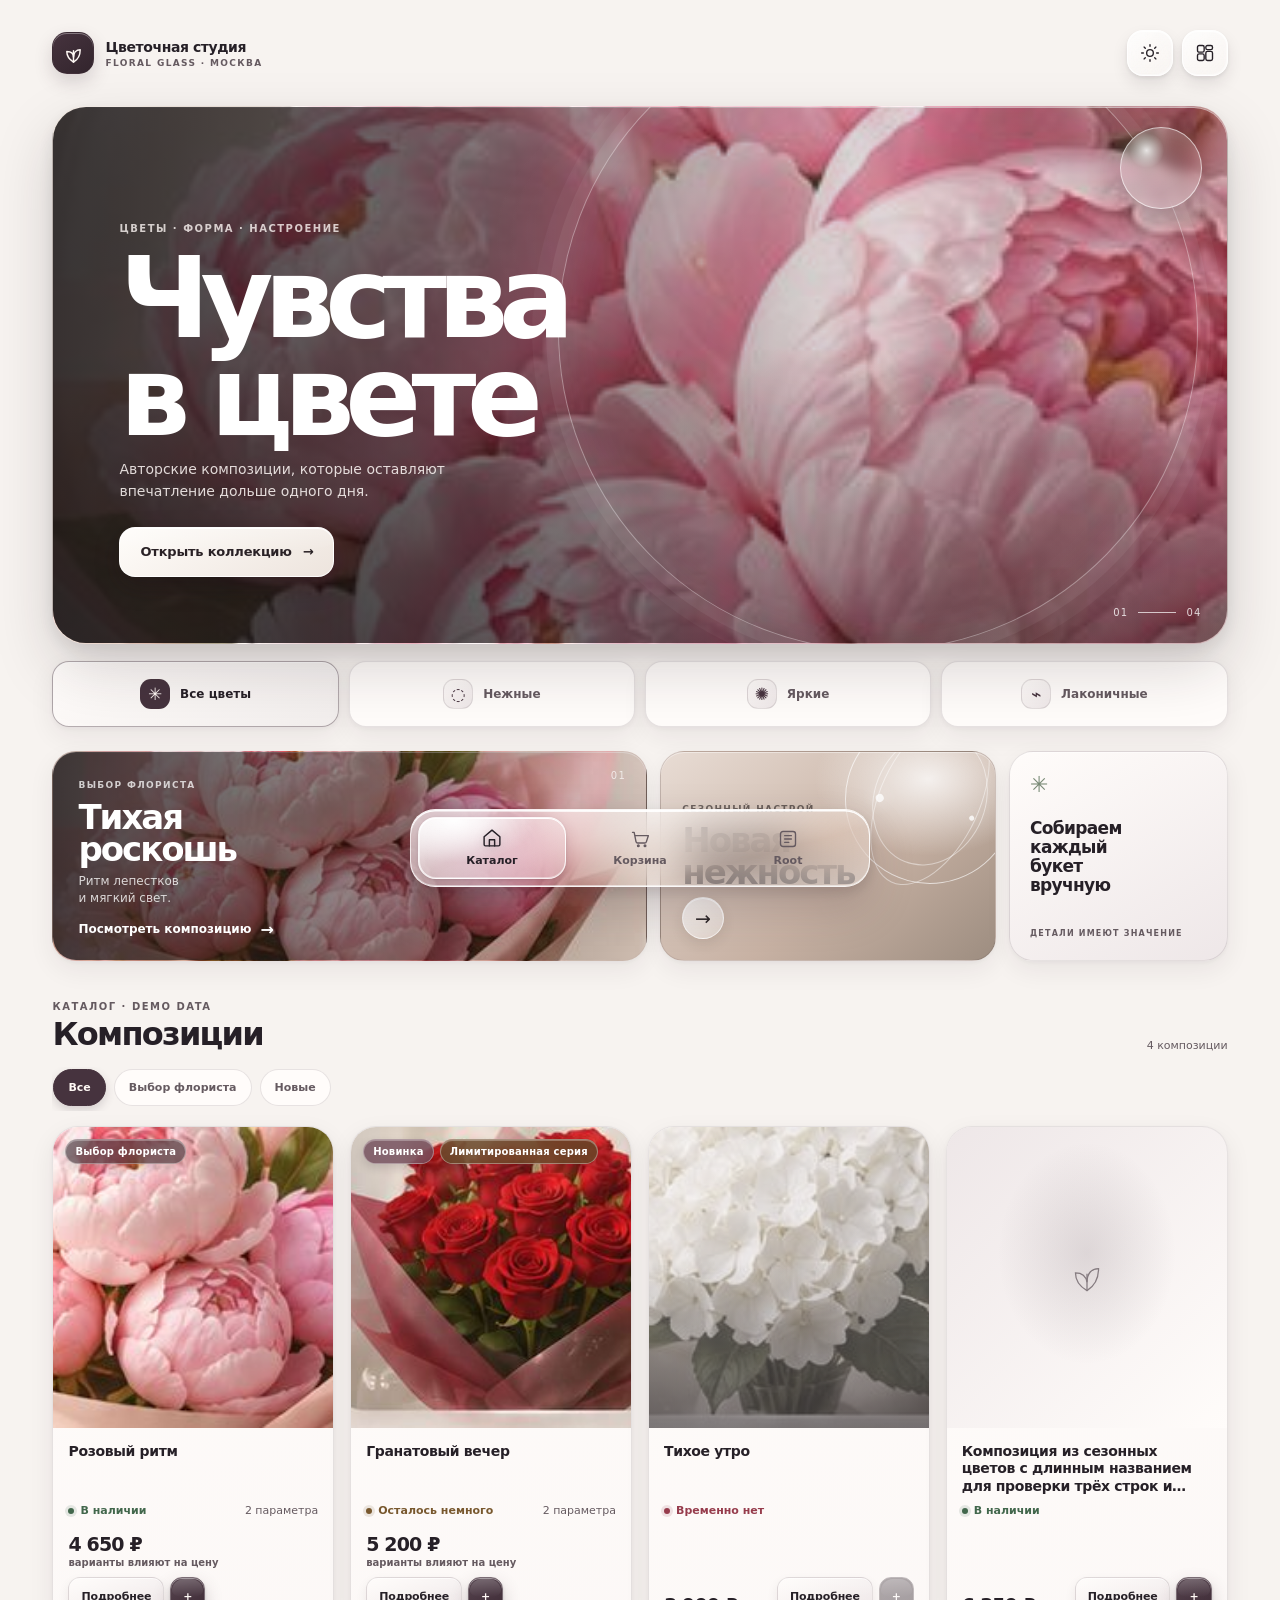
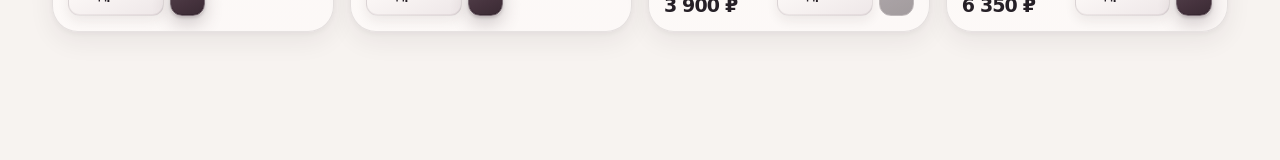
<file: prototype/floral-glass/index.html>
<!doctype html>
<html lang="ru" data-theme="light">
<head>
  <meta charset="utf-8">
  <meta name="viewport" content="width=device-width, initial-scale=1, viewport-fit=cover">
  <meta name="theme-color" content="#f7f3f0">
  <meta name="color-scheme" content="light dark">
  <title>Floral Glass — автономный интерактивный прототип</title>
  <link rel="stylesheet" href="styles/tokens.css">
  <link rel="stylesheet" href="styles/components.css">
  <link rel="stylesheet" href="styles/layout.css">
  <link rel="stylesheet" href="styles/motion.css">
  <script type="module" src="js/app.js"></script>
</head>
<body>
  <div class="app-shell">
    <header class="topbar">
      <a class="wordmark" href="#catalog" data-screen="catalog" aria-label="Floral Glass — каталог">
        <span class="wordmark__seal" aria-hidden="true"><svg viewBox="0 0 24 24"><path d="M12 21c-5-3-7-7-7-11 4 0 7 2 7 6 0-5 3-8 7-8 0 5-2 10-7 13Z"/><path d="M12 21V9"/></svg></span>
        <span><strong>Цветочная студия</strong><small>FLORAL GLASS · МОСКВА</small></span>
      </a>
      <div class="topbar__actions">
        <button class="glass-icon" type="button" data-action="theme" aria-label="Переключить светлую и тёмную тему" title="Светлая / тёмная тема"><svg viewBox="0 0 24 24"><circle cx="12" cy="12" r="4"/><path d="M12 2v2m0 16v2M4.93 4.93l1.42 1.42m11.3 11.3 1.42 1.42M2 12h2m16 0h2M4.93 19.07l1.42-1.42m11.3-11.3 1.42-1.42"/></svg></button>
        <button class="glass-icon" type="button" data-screen="kit" aria-label="Открыть UI Kit" title="UI Kit"><svg viewBox="0 0 24 24"><rect x="3" y="3" width="8" height="8" rx="2"/><rect x="13" y="3" width="8" height="5" rx="2"/><rect x="13" y="10" width="8" height="11" rx="2"/><rect x="3" y="13" width="8" height="8" rx="2"/></svg></button>
      </div>
    </header>

    <main id="main-content">
      <section class="screen screen--catalog is-active" id="screen-catalog" data-screen-panel="catalog" aria-labelledby="catalog-title">
        <section class="editorial-hero" aria-label="Коллекция Floral Glass">
          <div class="editorial-hero__grain" aria-hidden="true"></div>
          <div class="editorial-hero__copy">
            <p class="eyebrow eyebrow--light">ЦВЕТЫ · ФОРМА · НАСТРОЕНИЕ</p>
            <h1 id="catalog-title">Чувства<br>в цвете</h1>
            <p class="hero-lede">Авторские композиции, которые оставляют впечатление дольше одного дня.</p>
            <button class="fg-button fg-button--light" type="button" data-scroll="catalog-products">Открыть коллекцию <span aria-hidden="true">→</span></button>
          </div>
          <span class="hero-index" aria-hidden="true">01 <i></i> 04</span>
          <div class="hero-orb" aria-hidden="true"></div>
        </section>

        <section class="category-strip" aria-label="Подборки">
          <button class="category-tile is-selected" type="button" data-category="all"><span class="category-tile__icon">✳</span><span>Все цветы</span></button>
          <button class="category-tile" type="button" data-category="soft"><span class="category-tile__icon">◌</span><span>Нежные</span></button>
          <button class="category-tile" type="button" data-category="bright"><span class="category-tile__icon">✺</span><span>Яркие</span></button>
          <button class="category-tile" type="button" data-category="minimal"><span class="category-tile__icon">⌁</span><span>Лаконичные</span></button>
        </section>

        <section class="bento-showcase" aria-label="Тематические композиции">
          <article class="bento-card bento-card--featured">
            <div class="bento-card__content"><span class="micro-label">ВЫБОР ФЛОРИСТА</span><h2>Тихая<br>роскошь</h2><p>Ритм лепестков<br>и мягкий свет.</p><button class="text-action" type="button" data-product-open="p1">Посмотреть композицию <span>→</span></button></div>
            <span class="bento-card__number">01</span>
          </article>
          <article class="bento-card bento-card--season">
            <div class="season-orbit" aria-hidden="true"><i></i><i></i><i></i></div><span class="micro-label">СЕЗОННЫЙ НАСТРОЙ</span><h2>Новая<br>нежность</h2><button class="round-arrow" type="button" data-scroll="catalog-products" aria-label="Перейти к композициям">→</button>
          </article>
          <article class="bento-card bento-card--note"><span class="note-spark" aria-hidden="true">✳</span><p>Собираем каждый букет вручную</p><span class="micro-label">ДЕТАЛИ ИМЕЮТ ЗНАЧЕНИЕ</span></article>
        </section>

        <section class="catalog-section" id="catalog-products">
          <div class="section-heading"><div><p class="eyebrow">КАТАЛОГ · DEMO DATA</p><h2>Композиции</h2></div><span class="count-label" id="catalog-count">—</span></div>
          <div class="filter-rail" role="group" aria-label="Фильтр каталога"><button class="filter-chip is-selected" type="button" data-filter="all">Все</button><button class="filter-chip" type="button" data-filter="popular">Выбор флориста</button><button class="filter-chip" type="button" data-filter="new">Новые</button></div>
          <div class="product-grid" id="catalog-grid" aria-live="polite"></div>
        </section>
      </section>

      <section class="screen" id="screen-cart" data-screen-panel="cart" aria-labelledby="cart-title">
        <header class="page-heading"><div><p class="eyebrow">ВАШ ВЫБОР</p><h1 class="page-title" id="cart-title">Корзина</h1><p class="page-intro">Проверьте состав и выбранные варианты.</p></div><button class="text-action" type="button" data-screen="catalog">В каталог <span>→</span></button></header>
        <div class="cart-layout"><div class="cart-list" id="cart-lines"></div><aside class="order-summary" id="cart-summary"></aside></div>
      </section>

      <section class="screen" id="screen-checkout" data-screen-panel="checkout" aria-labelledby="checkout-title">
        <header class="page-heading"><div><p class="eyebrow">ПОСЛЕДНИЙ ШАГ</p><h1 class="page-title" id="checkout-title">Оформление</h1><p class="page-intro">Заполните демонстрационную форму — отправки данных нет.</p></div><button class="text-action" type="button" data-screen="cart">Назад в корзину <span>↖</span></button></header>
        <div class="checkout-layout"><div class="checkout-form">
          <section class="form-panel"><div class="panel-heading"><span class="step-number">01</span><div><h2>Получение</h2><p>Выберите удобный способ</p></div></div><div class="segmented-control" role="group" aria-label="Способ получения"><button type="button" class="is-selected" data-fulfilment="delivery">Доставка</button><button type="button" data-fulfilment="pickup">Самовывоз</button><span class="segmented-control__thumb" aria-hidden="true"></span></div>
            <div class="field-grid"><label class="field"><span>Имя</span><input name="name" autocomplete="name" placeholder="Как к вам обращаться"></label><label class="field"><span>Телефон</span><input name="phone" autocomplete="tel" placeholder="+7 ___ ___-__-__"></label><label class="field field--wide" id="address-field"><span>Адрес</span><input name="address" autocomplete="street-address" placeholder="Улица, дом, квартира"></label><label class="field"><span>Дата</span><input type="date" name="date"></label><label class="field"><span>Интервал</span><select name="time"><option>10:00–13:00</option><option>13:00–16:00</option><option>16:00–19:00</option></select></label><label class="field field--wide"><span>Пожелание флористу</span><textarea name="comment" rows="3" placeholder="Открытка или детали заказа"></textarea></label></div>
          </section>
          <section class="form-panel"><div class="panel-heading"><span class="step-number">02</span><div><h2>Оплата</h2><p>Демонстрационные состояния</p></div></div><label class="choice-row"><input type="radio" name="payment" value="online" checked><span class="choice-row__mark"></span><span><strong>Онлайн при подтверждении</strong><small>Макет без подключения платёжного сервиса</small></span></label><label class="choice-row"><input type="radio" name="payment" value="upon-receipt"><span class="choice-row__mark"></span><span><strong>При получении</strong><small>Демонстрационный вариант</small></span></label></section>
        </div><aside class="order-summary" id="checkout-summary"></aside></div>
      </section>

      <section class="screen" id="screen-root" data-screen-panel="root" aria-labelledby="root-title">
        <header class="page-heading page-heading--root"><div><p class="eyebrow">ПАНЕЛЬ УПРАВЛЕНИЯ · LOCAL DEMO</p><h1 class="page-title" id="root-title">Root</h1><p class="page-intro">Примеры шести существующих административных разделов.</p></div><span class="demo-stamp">Стенд · без API</span></header>
        <div class="root-layout"><nav class="root-nav" aria-label="Разделы Root"><span class="root-nav__label">РАЗДЕЛЫ</span><button class="root-nav__item is-selected" type="button" data-root="orders"><span>01</span>Заказы</button><button class="root-nav__item" type="button" data-root="catalog"><span>02</span>Товары</button><button class="root-nav__item" type="button" data-root="clients"><span>03</span>Клиенты</button><button class="root-nav__item" type="button" data-root="broadcasts"><span>04</span>Рассылки</button><button class="root-nav__item" type="button" data-root="stats"><span>05</span>Статистика</button><button class="root-nav__item" type="button" data-root="faq"><span>06</span>FAQ</button></nav>
          <div class="root-content">
            <section class="root-panel is-active" data-root-panel="orders"><div class="section-heading section-heading--compact"><div><p class="eyebrow">СЕГОДНЯ · ДЕМО</p><h2>Заказы</h2></div><button class="fg-button fg-button--small" type="button" data-action="add-order">+ Добавить строку</button></div><div class="metric-bento"><article class="metric-tile metric-tile--large"><span>ЗАКАЗЫ СЕГОДНЯ</span><strong>12</strong><small>+2 к предыдущему дню</small></article><article class="metric-tile"><span>ВЫРУЧКА · DEMO</span><strong>48 600 ₽</strong><small>Обновлено сейчас</small></article><article class="metric-tile metric-tile--accent"><span>ЖДУТ СБОРКИ</span><strong>03</strong><small>Требуют внимания</small></article></div><div class="data-panel"><div class="data-panel__head"><h3>Активные заказы</h3><span>03 позиции</span></div><div class="data-table" id="root-orders"></div></div><article class="courier-card"><div class="courier-card__copy"><p class="eyebrow">КУРЬЕРСКАЯ КАРТОЧКА · ДЕМО</p><h3>Передача заказа</h3><p>Адрес, контакт, состояние и действие в одной панели.</p></div><button class="glass-icon" type="button" data-open-overlay="courier" aria-label="Открыть карточку курьера">→</button></article></section>
            <section class="root-panel" data-root-panel="catalog"><div class="section-heading section-heading--compact"><div><p class="eyebrow">УПРАВЛЕНИЕ ДАННЫМИ</p><h2>Товары и категории</h2></div><button class="fg-button fg-button--small" type="button" data-open-overlay="category">+ Новая категория</button></div><div class="data-panel"><div class="data-panel__head"><h3>Каталог · список</h3><button class="text-action" type="button" data-open-overlay="product-editor">Редактор товара <span>→</span></button></div><div class="data-table" id="root-products"></div></div><div class="editor-launchers"><button class="soft-card" type="button" data-open-overlay="variant-editor"><span class="soft-card__icon">⠿</span><strong>Редактор вариантов</strong><small>Длинный список · fullscreen sheet</small><span class="soft-card__arrow">→</span></button><button class="soft-card" type="button" data-open-overlay="category"><span class="soft-card__icon">⌘</span><strong>Категории и группы</strong><small>Повторяемые поля · добавление строк</small><span class="soft-card__arrow">→</span></button></div></section>
            <section class="root-panel" data-root-panel="clients"><div class="section-heading section-heading--compact"><div><p class="eyebrow">КЛИЕНТСКАЯ БАЗА · DEMO</p><h2>Клиенты</h2></div><span class="count-label">2 записи</span></div><div class="data-panel"><div class="data-panel__head"><h3>Список клиентов</h3><span>Локальные данные</span></div><div class="data-table" id="root-clients"></div></div></section>
            <section class="root-panel" data-root-panel="broadcasts"><div class="section-heading section-heading--compact"><div><p class="eyebrow">СООБЩЕНИЯ · DEMO</p><h2>Рассылки</h2></div><button class="fg-button fg-button--small" type="button" data-open-overlay="broadcast">Создать черновик</button></div><div class="broadcast-composer"><div class="broadcast-composer__head"><span class="broadcast-avatar">F</span><div><strong>Цветочная студия</strong><small>Предпросмотр сообщения</small></div><span class="status-pill status-pill--queued">ЧЕРНОВИК</span></div><label class="field"><span>Текст сообщения</span><textarea id="broadcast-copy" rows="5" placeholder="Напишите демонстрационный текст"></textarea></label><div class="broadcast-preview" id="broadcast-preview">Текст появится здесь после ввода.</div><div class="broadcast-composer__foot"><label class="check-control"><input type="checkbox" id="broadcast-segment"><span></span> Только клиенты с заказом</label><button class="fg-button fg-button--small" type="button" data-action="broadcast-preview">Обновить превью</button></div></div></section>
            <section class="root-panel" data-root-panel="stats"><div class="section-heading section-heading--compact"><div><p class="eyebrow">ПЕРИОД · 7 ДНЕЙ</p><h2>Статистика</h2></div><div class="segmented-control segmented-control--small"><button class="is-selected" type="button">7 дней</button><button type="button">30 дней</button><span class="segmented-control__thumb"></span></div></div><div class="metric-bento metric-bento--stats"><article class="metric-tile metric-tile--large"><span>ЗАКАЗОВ</span><strong>48</strong><small>Демо-график по дням</small><div class="mini-bars" aria-hidden="true"><i></i><i></i><i></i><i></i><i></i><i></i><i></i></div></article><article class="metric-tile"><span>СРЕДНИЙ ЧЕК</span><strong>4 580 ₽</strong><small>За выбранный период</small></article><article class="metric-tile metric-tile--accent"><span>ПОВТОРНЫЕ ЗАКАЗЫ</span><strong>32%</strong><small>Статистика макета</small></article></div><div class="data-panel"><div class="data-panel__head"><h3>Популярные товары</h3><span>Без API</span></div><div class="data-table" id="root-top-products"></div></div></section>
            <section class="root-panel" data-root-panel="faq"><div class="section-heading section-heading--compact"><div><p class="eyebrow">ВОПРОСЫ И ОТВЕТЫ · DEMO</p><h2>FAQ</h2></div><button class="fg-button fg-button--small" type="button" data-open-overlay="faq-editor">+ Новый вопрос</button></div><div class="faq-list" id="root-faq"></div><div class="editor-launchers"><button class="soft-card" type="button" data-open-overlay="faq-editor"><span class="soft-card__icon">?</span><strong>Редактор FAQ</strong><small>Вопрос, ответ, видимость</small><span class="soft-card__arrow">→</span></button></div></section>
          </div>
        </div>
      </section>

      <section class="screen screen--kit" id="screen-kit" data-screen-panel="kit" aria-labelledby="kit-title">
        <header class="page-heading"><div><p class="eyebrow">СИСТЕМА КОМПОНЕНТОВ · DEMO</p><h1 class="page-title" id="kit-title">Floral Glass UI Kit</h1><p class="page-intro">Общие поверхности, состояния, элементы управления и оверлеи.</p></div><button class="fg-button fg-button--small" type="button" data-action="theme">Сменить тему</button></header>
        <div class="kit-section"><div class="section-heading"><div><p class="eyebrow">01 · INTERACTION</p><h2>Кнопки и состояния</h2></div></div><div class="kit-card"><div class="kit-row"><button class="fg-button" type="button">Основная</button><button class="fg-button fg-button--secondary" type="button">Вторичная</button><button class="fg-button fg-button--quiet" type="button">Тихая</button><button class="fg-button fg-button--destructive" type="button">Удалить</button><button class="fg-button fg-button--icon" type="button" aria-label="Настройки">⌘</button><button class="fg-button is-loading" type="button" aria-busy="true"><span class="spinner"></span>Загрузка</button><button class="fg-button" type="button" disabled>Недоступна</button></div><div class="kit-row kit-row--dark"><button class="fg-button fg-button--glass" type="button">Liquid Glass</button><button class="fg-button fg-button--glass fg-button--pressed" type="button">Нажата</button><button class="fg-button fg-button--light" type="button">На фотографии</button><span class="state-label">hover · focus · press · disabled · loading</span></div></div></div>
        <div class="kit-section"><div class="section-heading"><div><p class="eyebrow">02 · DATA</p><h2>Карточки и таблицы</h2></div></div><div class="kit-product-grid" id="kit-products"></div><div class="data-panel kit-table"><div class="data-panel__head"><h3>Строки данных</h3><span>comfortable / dense</span></div><div class="data-table" id="kit-rows"></div></div></div>
        <div class="kit-section"><div class="section-heading"><div><p class="eyebrow">03 · CONTROLS</p><h2>Поля и селекторы</h2></div></div><div class="kit-controls-grid"><section class="kit-card"><h3>TextField · состояния</h3><label class="field"><span>Имя получателя</span><input placeholder="Обычное поле"></label><label class="field"><span>Поле с ошибкой</span><input class="field-error" value="Неверный формат"><small class="field__error-copy">Проверьте введённое значение</small></label><label class="field"><span>Disabled</span><input disabled value="Недоступно"></label><label class="field"><span>Описание</span><textarea rows="2" placeholder="Многострочное поле"></textarea></label></section><section class="kit-card"><h3>Select · Checkbox · Switch</h3><label class="field"><span>Категория</span><select><option>Выберите раздел</option><option>Нежные</option><option>Лаконичные</option></select></label><label class="check-control"><input type="checkbox" checked><span></span>Видно в каталоге</label><label class="check-control"><input type="checkbox"><span></span>Сохранить как черновик</label><button class="switch-control" type="button" role="switch" aria-checked="true" data-action="switch"><span class="switch-control__track"><i></i></span><span>Уведомления включены</span></button><button class="switch-control" type="button" role="switch" aria-checked="false" data-action="switch"><span class="switch-control__track"><i></i></span><span>Показывать раздел</span></button></section></div></div>
        <div class="kit-section"><div class="section-heading"><div><p class="eyebrow">04 · FEEDBACK</p><h2>Состояния системы</h2></div></div><div class="feedback-grid"><div class="notice notice--success"><strong>Сохранено</strong><span>Локальное состояние обновлено.</span></div><div class="notice notice--warning"><strong>Внимание</strong><span>Проверьте варианты перед сохранением.</span></div><div class="notice notice--error"><strong>Не удалось</strong><span>Демо-ошибка без сетевого запроса.</span></div><div class="skeleton-card"><span class="skeleton skeleton--title"></span><span class="skeleton"></span><span class="skeleton skeleton--short"></span></div><div class="empty-sample"><span>◇</span><strong>Пустое состояние</strong><small>Здесь пока нет элементов</small></div></div><div class="kit-row kit-row--actions"><button class="fg-button fg-button--secondary" type="button" data-action="toast-success">Показать уведомление</button><button class="fg-button fg-button--secondary" type="button" data-action="toast-error">Показать ошибку</button><button class="fg-button fg-button--secondary" type="button" data-action="loading">Состояние загрузки</button></div></div>
        <div class="kit-section"><div class="section-heading"><div><p class="eyebrow">05 · OVERLAYS</p><h2>Dialog и Sheets</h2></div></div><div class="kit-card"><div class="kit-row"><button class="fg-button" type="button" data-open-overlay="demo-dialog">Dialog</button><button class="fg-button fg-button--secondary" type="button" data-open-overlay="confirm">ConfirmDialog</button><button class="fg-button fg-button--secondary" type="button" data-open-overlay="demo-sheet">BottomSheet</button><button class="fg-button fg-button--secondary" type="button" data-open-overlay="demo-fullscreen">FullscreenSheet</button><button class="fg-button fg-button--secondary" type="button" data-open-overlay="courier">Курьерская модалка</button><button class="fg-button fg-button--secondary" type="button" data-open-overlay="access">Доступ Root</button></div></div></div>
      </section>
    </main>
  </div>

  <nav class="glass-dock" id="glass-dock" data-active="catalog" aria-label="Навигация"><span class="glass-dock__lens" aria-hidden="true"></span><button class="dock-link is-active" type="button" data-screen="catalog"><svg viewBox="0 0 24 24"><path d="M3 10.5 12 3l9 7.5v9a1.5 1.5 0 0 1-1.5 1.5h-15A1.5 1.5 0 0 1 3 19.5z"/><path d="M9 21v-7h6v7"/></svg><span>Каталог</span></button><button class="dock-link" type="button" data-screen="cart"><svg viewBox="0 0 24 24"><path d="M3 4h2l2.2 11.2a2 2 0 0 0 2 1.6h8.5a2 2 0 0 0 1.9-1.4L22 8H6"/><circle cx="10" cy="20" r="1"/><circle cx="18" cy="20" r="1"/></svg><span>Корзина</span><b class="dock-count" id="dock-count" hidden>0</b></button><button class="dock-link" type="button" data-screen="root"><svg viewBox="0 0 24 24"><rect x="3" y="3" width="18" height="18" rx="3"/><path d="M8 8h8M8 12h8M8 16h5"/></svg><span>Root</span></button></nav>

  <div class="toast-stack" id="toast-stack" aria-live="polite" aria-relevant="additions"></div>
  <dialog class="overlay-shell product-sheet" id="product-dialog" aria-labelledby="product-dialog-title"><div class="sheet-grab" aria-hidden="true"></div><div id="product-dialog-content"></div></dialog>
  <dialog class="overlay-shell overlay-shell--dialog" id="demo-dialog" aria-labelledby="demo-dialog-title"><header class="overlay-head"><div><p class="eyebrow">DIALOG · DEMO</p><h2 id="demo-dialog-title">Общее диалоговое окно</h2></div><button class="glass-icon" type="button" data-close-overlay aria-label="Закрыть">×</button></header><div class="overlay-body"><p>Одна общая оболочка, единый backdrop, безопасная область и клавиатурный фокус.</p><button class="fg-button fg-button--secondary" type="button" data-open-overlay="confirm">Открыть вложенный диалог</button></div><footer class="overlay-foot"><button class="fg-button fg-button--secondary" type="button" data-close-overlay>Закрыть</button><button class="fg-button" type="button" data-action="toast-success">Готово</button></footer></dialog>
  <dialog class="overlay-shell overlay-shell--confirm" id="confirm-dialog" aria-labelledby="confirm-title"><header class="overlay-head"><div><p class="eyebrow">CONFIRM · DESTRUCTIVE</p><h2 id="confirm-title">Подтвердить действие?</h2></div><button class="glass-icon" type="button" data-close-overlay aria-label="Закрыть">×</button></header><div class="overlay-body"><p>Это демонстрация подтверждения. Данные не удаляются и никуда не отправляются.</p></div><footer class="overlay-foot"><button class="fg-button fg-button--secondary" type="button" data-close-overlay>Отмена</button><button class="fg-button fg-button--destructive" type="button" data-action="toast-warning">Продолжить</button></footer></dialog>
  <dialog class="overlay-shell overlay-shell--sheet" id="sheet-dialog" aria-labelledby="sheet-title"><div class="sheet-grab" aria-hidden="true"></div><header class="overlay-head"><div><p class="eyebrow">BOTTOM SHEET · FORM</p><h2 id="sheet-title">Редактор категории</h2></div><button class="glass-icon" type="button" data-close-overlay aria-label="Закрыть">×</button></header><div class="overlay-body" id="sheet-body"></div><footer class="overlay-foot"><button class="fg-button fg-button--secondary" type="button" data-close-overlay>Закрыть</button><button class="fg-button" type="button" data-action="toast-success">Сохранить демо</button></footer></dialog>
  <dialog class="overlay-shell overlay-shell--fullscreen" id="fullscreen-dialog" aria-labelledby="fullscreen-title"><div class="sheet-grab" aria-hidden="true"></div><header class="overlay-head"><div><p class="eyebrow">FULLSCREEN SHEET · EDITOR</p><h2 id="fullscreen-title">Редактор вариантов</h2></div><button class="glass-icon" type="button" data-close-overlay aria-label="Закрыть">×</button></header><div class="overlay-body" id="fullscreen-body"></div><footer class="overlay-foot"><button class="fg-button fg-button--secondary" type="button" data-close-overlay>Закрыть</button><button class="fg-button" type="button" data-action="toast-success">Сохранить демо</button></footer></dialog>
  <dialog class="overlay-shell overlay-shell--dialog" id="courier-dialog" aria-labelledby="courier-title"><header class="overlay-head"><div><p class="eyebrow">ДЕТАЛИ ДОСТАВКИ · DEMO</p><h2 id="courier-title">Передача курьеру</h2></div><button class="glass-icon" type="button" data-close-overlay aria-label="Закрыть">×</button></header><div class="overlay-body courier-details"><div><small>ЗАКАЗ</small><strong>#FG-2048</strong></div><div><small>ПОЛУЧАТЕЛЬ</small><strong>Анна · +7 900 123-45-67</strong></div><div><small>АДРЕС</small><strong>Москва, ул. Примерная, 12</strong></div><div><small>ИНСТРУКЦИЯ</small><strong>Позвонить за 10 минут</strong></div><button class="fg-button fg-button--secondary" type="button" data-action="copy-demo">Копировать адрес</button></div><footer class="overlay-foot"><button class="fg-button fg-button--secondary" type="button" data-close-overlay>Закрыть</button><button class="fg-button" type="button" data-action="toast-success">Отметить готовым · demo</button></footer></dialog>
  <dialog class="overlay-shell overlay-shell--dialog" id="access-dialog" aria-labelledby="access-title"><header class="overlay-head"><div><p class="eyebrow">ACCESS · DEMO</p><h2 id="access-title">Доступ к Root</h2></div><button class="glass-icon" type="button" data-close-overlay aria-label="Закрыть">×</button></header><div class="overlay-body"><label class="field"><span>Код доступа</span><input type="password" placeholder="Введите демонстрационный код"></label><p class="notice notice--warning">Форма не проверяет права и не отправляет данные.</p></div><footer class="overlay-foot"><button class="fg-button fg-button--secondary" type="button" data-close-overlay>Отмена</button><button class="fg-button" type="button" data-action="toast-info">Продолжить демо</button></footer></dialog>
  <div class="modal-backdrop" id="modal-backdrop" hidden></div>
</body>
</html>
</file>
<file: prototype/floral-glass/styles/tokens.css>
:root {
  color-scheme: light;
  --fg-bg: #f7f3f0;
  --fg-surface: #fffcfa;
  --fg-surface-raised: #eee7e8;
  --fg-text: #262027;
  --fg-text-muted: #655a60;
  --fg-brand: #46333e;
  --fg-brand-contrast: #fff9f5;
  --fg-botanical: #788975;
  --fg-border: rgba(56, 42, 49, .12);
  --fg-glass-fill: rgba(255, 255, 255, .50);
  --fg-glass-rim: rgba(255, 255, 255, .86);
  --fg-glass-shadow: rgba(54, 35, 45, .22);
  --fg-success: #42674c;
  --fg-success-surface: #e8f0e8;
  --fg-warning: #78582e;
  --fg-warning-surface: #f5ecd9;
  --fg-danger: #963c4c;
  --fg-danger-surface: #f8e8e9;
  --fg-info: #435d78;
  --fg-info-surface: #e7edf4;
  --fg-focus: #79576b;
  --fg-shadow-card: 0 9px 26px rgba(45, 31, 39, .07), 0 2px 5px rgba(45, 31, 39, .04);
  --fg-shadow-float: 0 25px 60px rgba(35, 22, 31, .17), 0 7px 18px rgba(35, 22, 31, .09);
  --fg-shadow-deep: 0 42px 110px rgba(20, 12, 19, .35), 0 12px 30px rgba(20, 12, 19, .16);
  --fg-radius-xs: 10px;
  --fg-radius-sm: 14px;
  --fg-radius-md: 20px;
  --fg-radius-lg: 26px;
  --fg-radius-xl: 32px;
  --fg-pill: 999px;
  --fg-space-1: 4px;
  --fg-space-2: 8px;
  --fg-space-3: 12px;
  --fg-space-4: 16px;
  --fg-space-5: 20px;
  --fg-space-6: 24px;
  --fg-space-8: 32px;
  --fg-ease-out: cubic-bezier(.2, .75, .22, 1);
  --fg-ease-spring: cubic-bezier(.2, 1.35, .45, 1);
  --fg-motion-quick: 140ms;
  --fg-motion-standard: 240ms;
  --fg-motion-sheet: 300ms;
  font-family: Manrope, system-ui, -apple-system, "Segoe UI", sans-serif;
  font-synthesis: none;
  text-rendering: optimizeLegibility;
  -webkit-font-smoothing: antialiased;
  -moz-osx-font-smoothing: grayscale;
}
:root[data-theme="dark"] {
  color-scheme: dark;
  --fg-bg: #101014;
  --fg-surface: #1c1b21;
  --fg-surface-raised: #28252b;
  --fg-text: #f8f3f1;
  --fg-text-muted: #ccc1c6;
  --fg-brand: #e7c4cb;
  --fg-brand-contrast: #261d22;
  --fg-botanical: #819486;
  --fg-border: rgba(255, 240, 242, .16);
  --fg-glass-fill: rgba(247, 229, 232, .075);
  --fg-glass-rim: rgba(255, 247, 249, .38);
  --fg-glass-shadow: rgba(0, 0, 0, .42);
  --fg-success: #add1b2;
  --fg-success-surface: #26372c;
  --fg-warning: #e6c58e;
  --fg-warning-surface: #3c3325;
  --fg-danger: #f2abb4;
  --fg-danger-surface: #442a31;
  --fg-info: #b2c7dd;
  --fg-info-surface: #26313e;
  --fg-focus: #efd5e0;
  --fg-shadow-card: 0 12px 30px rgba(0, 0, 0, .20), 0 2px 8px rgba(0, 0, 0, .18);
  --fg-shadow-float: 0 28px 70px rgba(0, 0, 0, .44), 0 8px 20px rgba(0, 0, 0, .22);
  --fg-shadow-deep: 0 42px 110px rgba(0, 0, 0, .72), 0 12px 30px rgba(0, 0, 0, .35);
}
* { box-sizing: border-box; }
html { min-width: 320px; scroll-behavior: smooth; background: var(--fg-bg); }
body { margin: 0; min-height: 100vh; min-height: 100dvh; background: var(--fg-bg); color: var(--fg-text); }
button, input, textarea, select { font: inherit; }
button { color: inherit; }
button:focus-visible, a:focus-visible, input:focus-visible, textarea:focus-visible, select:focus-visible, [tabindex]:focus-visible { outline: 3px solid var(--fg-focus); outline-offset: 3px; }
::selection { background: color-mix(in srgb, var(--fg-brand) 22%, transparent); }
[hidden] { display: none !important; }
</file>
<file: prototype/floral-glass/styles/components.css>
/* Buttons: soft 3D volume, bevel and controlled specular light. */
.fg-button, .glass-icon, .round-arrow, .category-tile, .filter-chip, .dock-link, .root-nav__item, .text-action, .option-chip, .stepper button, .switch-control, .soft-card {
  -webkit-tap-highlight-color: transparent;
  cursor: pointer;
}
.fg-button {
  position: relative; isolation: isolate; overflow: hidden;
  min-height: 50px; padding: 0 20px; display: inline-flex; align-items: center; justify-content: center; gap: 11px;
  border: 1px solid color-mix(in srgb, var(--fg-brand) 72%, white 28%); border-radius: 16px;
  background: linear-gradient(155deg, color-mix(in srgb, var(--fg-brand) 90%, white 10%), var(--fg-brand) 62%, color-mix(in srgb, var(--fg-brand) 82%, black 18%));
  color: var(--fg-brand-contrast); font-size: 13px; font-weight: 720; letter-spacing: -.015em;
  box-shadow: inset 0 1px 0 rgba(255,255,255,.48), inset 0 -1px 0 rgba(20,10,18,.18), 0 8px 18px color-mix(in srgb, var(--fg-brand) 23%, transparent), 0 2px 3px rgba(31,18,26,.16);
  transition: transform var(--fg-motion-quick) var(--fg-ease-spring), box-shadow var(--fg-motion-standard), filter var(--fg-motion-standard), background var(--fg-motion-standard);
}
.fg-button::before { content: ""; position: absolute; z-index: -1; inset: 1px 1px auto; height: 48%; border-radius: 15px 15px 42% 42%; background: linear-gradient(180deg, rgba(255,255,255,.24), transparent); opacity: .8; pointer-events: none; }
.fg-button::after { content: ""; position: absolute; z-index: -1; width: 44%; height: 240%; top: -70%; left: -62%; transform: rotate(24deg); background: linear-gradient(90deg, transparent, rgba(255,255,255,.28), transparent); transition: left 520ms var(--fg-ease-out); pointer-events: none; }
.fg-button:hover:not(:disabled) { transform: translateY(-2px) perspective(600px) rotateX(2deg); filter: saturate(1.06); box-shadow: inset 0 1px 0 rgba(255,255,255,.56), 0 13px 26px color-mix(in srgb, var(--fg-brand) 27%, transparent), 0 5px 10px rgba(31,18,26,.13); }
.fg-button:hover::after { left: 118%; }
.fg-button:active:not(:disabled), .fg-button--pressed { transform: translateY(1px) scale(.985); box-shadow: inset 0 2px 5px rgba(20,10,18,.25), 0 2px 4px rgba(31,18,26,.12); }
.fg-button:disabled { cursor: not-allowed; opacity: .45; filter: grayscale(.35); box-shadow: none; }
.fg-button--small { min-height: 42px; padding: 0 15px; border-radius: 13px; font-size: 12px; }
.fg-button--secondary { color: var(--fg-text); border-color: var(--fg-border); background: linear-gradient(155deg, var(--fg-surface), var(--fg-surface-raised)); box-shadow: inset 0 1px 0 rgba(255,255,255,.75), inset 0 -1px 0 rgba(50,30,40,.06), 0 5px 12px rgba(40,25,35,.07); }
:root[data-theme="dark"] .fg-button--secondary { box-shadow: inset 0 1px 0 rgba(255,255,255,.12), inset 0 -1px 0 rgba(0,0,0,.18), 0 6px 14px rgba(0,0,0,.18); }
.fg-button--quiet { color: var(--fg-text); border-color: transparent; background: transparent; box-shadow: none; }
.fg-button--quiet::before, .fg-button--quiet::after { display: none; }
.fg-button--destructive { color: var(--fg-danger); border-color: color-mix(in srgb, var(--fg-danger) 25%, transparent); background: linear-gradient(150deg, var(--fg-danger-surface), color-mix(in srgb, var(--fg-danger-surface) 76%, var(--fg-surface))); box-shadow: inset 0 1px 0 rgba(255,255,255,.55), 0 5px 12px color-mix(in srgb, var(--fg-danger) 10%, transparent); }
.fg-button--icon { width: 50px; padding: 0; font-size: 20px; }
.fg-button--light { color: #2a2226; border-color: rgba(255,255,255,.85); background: linear-gradient(150deg, #fffdfa, #ede4dd); box-shadow: inset 0 1px 0 white, 0 9px 24px rgba(20,12,18,.28); }
.fg-button--glass { color: #fffaf8; border-color: rgba(255,255,255,.6); background: linear-gradient(165deg, rgba(255,255,255,.32), rgba(255,255,255,.10) 45%, rgba(32,23,28,.16)); box-shadow: inset 0 1.5px 0 rgba(255,255,255,.82), inset 1px 0 0 rgba(255,255,255,.24), inset 0 -1px 0 rgba(255,255,255,.16), 0 12px 25px rgba(10,8,10,.25), 0 3px 8px rgba(10,8,10,.20); backdrop-filter: blur(14px) saturate(1.3); }
.fg-button--glass::before { background: linear-gradient(180deg, rgba(255,255,255,.42), transparent 85%); }
.is-loading { pointer-events: none; }
.spinner { width: 15px; height: 15px; border: 2px solid currentColor; border-right-color: transparent; border-radius: 50%; animation: spin 720ms linear infinite; }
.glass-icon { position: relative; isolation: isolate; display: inline-grid; place-items: center; flex: 0 0 auto; width: 46px; height: 46px; padding: 0; border: 1px solid var(--fg-glass-rim); border-radius: 16px; color: var(--fg-text); background: linear-gradient(145deg, rgba(255,255,255,.7), var(--fg-glass-fill) 46%, rgba(255,255,255,.16)); box-shadow: inset 0 1px 1px rgba(255,255,255,.92), inset -1px -1px 0 rgba(255,255,255,.38), 0 8px 16px rgba(40,25,35,.10), 0 2px 4px rgba(40,25,35,.08); backdrop-filter: blur(16px) saturate(1.3); transition: transform var(--fg-motion-quick) var(--fg-ease-spring), box-shadow var(--fg-motion-standard); }
.glass-icon::before { content: ""; position: absolute; z-index: -1; inset: 1px; border-radius: inherit; background: linear-gradient(135deg, rgba(255,255,255,.46), transparent 42%, rgba(255,255,255,.06)); }
.glass-icon:hover { transform: translateY(-2px) rotateX(5deg); box-shadow: inset 0 1px 1px white, 0 13px 22px rgba(40,25,35,.15); }
.glass-icon:active { transform: translateY(1px) scale(.96); }
.glass-icon svg { width: 20px; height: 20px; fill: none; stroke: currentColor; stroke-width: 1.65; stroke-linecap: round; stroke-linejoin: round; }
/* Shared photographic product card and semantic states. */
.product-card { --media-ratio: 4 / 4.3; min-width: 0; height: 100%; display: grid; grid-template-rows: auto minmax(0, 1fr); overflow: hidden; position: relative; border: 1px solid var(--fg-border); border-radius: var(--fg-radius-lg); background: linear-gradient(160deg, var(--fg-surface), color-mix(in srgb, var(--fg-surface) 82%, var(--fg-surface-raised))); box-shadow: var(--fg-shadow-card), inset 0 1px 0 rgba(255,255,255,.56); transition: transform var(--fg-motion-standard) var(--fg-ease-spring), box-shadow var(--fg-motion-standard); }
:root[data-theme="dark"] .product-card { box-shadow: var(--fg-shadow-card), inset 0 1px 0 rgba(255,255,255,.08); }
.product-card:hover { transform: translateY(-4px) perspective(900px) rotateX(1deg); box-shadow: var(--fg-shadow-float), inset 0 1px 0 rgba(255,255,255,.56); }
.product-card__media { position: relative; overflow: hidden; aspect-ratio: var(--media-ratio); background: linear-gradient(135deg, var(--fg-surface-raised), color-mix(in srgb, var(--fg-surface-raised) 72%, var(--fg-brand))); }
.product-card__media::after { content: ""; position: absolute; inset: 48% 0 0; pointer-events: none; background: linear-gradient(0deg, rgba(22,16,20,.42), transparent); opacity: 0; transition: opacity var(--fg-motion-standard); }
.product-card:hover .product-card__media::after { opacity: .3; }
.product-card__image { width: 100%; height: 100%; display: block; object-fit: cover; transition: transform 650ms var(--fg-ease-out), filter var(--fg-motion-standard); }
.product-card:hover .product-card__image { transform: scale(1.035); }
.product-card__fallback { position: absolute; inset: 0; display: grid; place-items: center; color: var(--fg-text-muted); background: radial-gradient(ellipse at 50% 42%, color-mix(in srgb, var(--fg-brand) 14%, transparent), transparent 45%), linear-gradient(135deg, var(--fg-surface-raised), var(--fg-surface)); }
.product-card__fallback svg { width: 42px; height: 42px; fill: none; stroke: currentColor; stroke-width: 1.2; opacity: .75; }
.product-card__badges { position: absolute; z-index: 1; top: 12px; left: 12px; right: 12px; display: flex; gap: 6px; flex-wrap: wrap; }
.badge { display: inline-flex; min-height: 25px; align-items: center; padding: 4px 9px; border: 1px solid rgba(255,255,255,.35); border-radius: var(--fg-pill); color: #fff; background: rgba(38,30,34,.56); box-shadow: inset 0 1px 0 rgba(255,255,255,.28), 0 4px 10px rgba(20,12,18,.14); backdrop-filter: blur(10px); font-size: 10px; font-weight: 720; letter-spacing: .02em; }
.badge--new { background: rgba(109,71,87,.78); }
.badge--limited { background: rgba(102,71,40,.82); }
.product-card__body { min-width: 0; padding: 15px; display: flex; flex-direction: column; gap: 9px; }
.product-card__title { display: -webkit-box; min-height: 3.75em; margin: 0; overflow: hidden; overflow-wrap: anywhere; color: var(--fg-text); font-size: 14px; font-weight: 690; line-height: 1.25; letter-spacing: -.025em; -webkit-box-orient: vertical; -webkit-line-clamp: 3; line-clamp: 3; }
.product-card__description { margin: 0; color: var(--fg-text-muted); font-size: 12px; line-height: 1.45; }
.product-card__meta { display: flex; flex-wrap: wrap; align-items: center; justify-content: space-between; gap: 8px; color: var(--fg-text-muted); font-size: 11px; }
.product-card__footer { display: flex; flex-wrap: wrap; align-items: end; justify-content: space-between; gap: 9px; margin-top: auto; padding-top: 7px; }
.product-card__price { display: grid; gap: 2px; min-width: 0; font-size: 19px; font-weight: 760; letter-spacing: -.045em; font-variant-numeric: tabular-nums; }
.product-card__price small { color: var(--fg-text-muted); font-size: 10px; font-weight: 560; letter-spacing: 0; }
.product-card__actions { display: flex; gap: 6px; }
.product-card__actions .fg-button { min-height: 39px; padding-inline: 12px; border-radius: 12px; font-size: 11px; }
.product-card__availability { display: inline-flex; align-items: center; gap: 6px; font-size: 11px; font-weight: 650; color: var(--fg-success); }
.product-card__availability::before { content: ""; width: 6px; height: 6px; border-radius: 50%; background: currentColor; box-shadow: 0 0 0 3px color-mix(in srgb, currentColor 13%, transparent); }
.product-card__availability[data-state="unavailable"] { color: var(--fg-danger); }
.product-card__availability[data-state="limited"] { color: var(--fg-warning); }
.product-card--featured { --media-ratio: 1.25 / 1; grid-template-rows: 1fr; min-height: 260px; color: white; }
.product-card--featured .product-card__media { position: absolute; inset: 0; aspect-ratio: auto; }
.product-card--featured .product-card__media::after { opacity: 1; inset: 0; background: linear-gradient(90deg, rgba(18,15,17,.74), rgba(18,15,17,.12) 82%), linear-gradient(0deg, rgba(18,15,17,.3), transparent 50%); }
.product-card--featured .product-card__image { height: 100%; }
.product-card--featured .product-card__body { z-index: 1; align-self: end; max-width: 70%; padding: 24px; color: white; }
.product-card--featured .product-card__title, .product-card--featured .product-card__description { color: white; }
.product-card--featured .product-card__title { font-size: 26px; min-height: 2.5em; }
.product-card--compact { grid-template-columns: 104px minmax(0,1fr); grid-template-rows: 1fr; border-radius: var(--fg-radius-md); }
.product-card--compact .product-card__media { aspect-ratio: 1; height: 100%; }
.product-card--compact .product-card__body { padding: 12px; }
.product-card--compact .product-card__title { min-height: 2.5em; -webkit-line-clamp: 2; line-clamp: 2; font-size: 13px; }
.product-card--compact .product-card__price { font-size: 16px; }
.product-card--order-line { border-radius: 0; border-inline: 0; border-top: 0; box-shadow: none; }
.product-card--unavailable .product-card__image { filter: grayscale(.65); opacity: .68; }
.product-card--unavailable .product-card__media::after { inset: 0; opacity: 1; background: linear-gradient(0deg, rgba(20,15,18,.46), transparent 55%); }
.status-pill { display: inline-flex; min-height: 26px; align-items: center; padding: 4px 10px; border-radius: var(--fg-pill); background: var(--fg-success-surface); color: var(--fg-success); font-size: 10px; font-weight: 720; letter-spacing: .025em; white-space: nowrap; }
.status-pill--queued { background: var(--fg-warning-surface); color: var(--fg-warning); }
.status-pill--danger { background: var(--fg-danger-surface); color: var(--fg-danger); }
.status-pill--info { background: var(--fg-info-surface); color: var(--fg-info); }
/* Form controls */
.field { min-width: 0; display: grid; gap: 7px; color: var(--fg-text-muted); font-size: 12px; font-weight: 650; }
.field input, .field textarea, .field select { width: 100%; min-height: 46px; padding: 11px 13px; border: 1px solid var(--fg-border); border-radius: 12px; background: var(--fg-bg); color: var(--fg-text); font-size: 13px; font-weight: 520; transition: border-color var(--fg-motion-quick), box-shadow var(--fg-motion-quick), background var(--fg-motion-quick); }
.field textarea { min-height: 92px; resize: vertical; }
.field input::placeholder, .field textarea::placeholder { color: color-mix(in srgb, var(--fg-text-muted) 75%, transparent); }
.field input:focus, .field textarea:focus, .field select:focus { outline: none; border-color: color-mix(in srgb, var(--fg-brand) 62%, var(--fg-border)); box-shadow: 0 0 0 3px color-mix(in srgb, var(--fg-brand) 15%, transparent); }
.field input:disabled, .field textarea:disabled, .field select:disabled { cursor: not-allowed; opacity: .5; }
.field-error { border-color: var(--fg-danger) !important; }
.field__error-copy { color: var(--fg-danger); font-size: 11px; font-weight: 580; }
.choice-row { position: relative; display: flex; gap: 12px; align-items: center; padding: 13px 15px; border: 1px solid var(--fg-border); border-radius: 14px; background: var(--fg-surface); cursor: pointer; }
.choice-row + .choice-row { margin-top: 8px; }
.choice-row input { position: absolute; opacity: 0; }
.choice-row__mark { width: 17px; height: 17px; flex: 0 0 auto; border: 1.5px solid var(--fg-border); border-radius: 50%; box-shadow: inset 0 1px 2px rgba(0,0,0,.08); }
.choice-row input:checked + .choice-row__mark { border: 5px solid var(--fg-brand); }
.choice-row input:focus-visible + .choice-row__mark { outline: 3px solid var(--fg-focus); outline-offset: 3px; }
.choice-row strong, .choice-row small { display: block; }
.choice-row strong { color: var(--fg-text); font-size: 12px; }
.choice-row small { margin-top: 4px; color: var(--fg-text-muted); font-size: 11px; }
.check-control { display: inline-flex; align-items: center; gap: 10px; min-height: 36px; color: var(--fg-text); font-size: 12px; cursor: pointer; }
.check-control input { position: absolute; opacity: 0; }
.check-control > span { position: relative; width: 19px; height: 19px; border: 1px solid var(--fg-border); border-radius: 6px; background: var(--fg-surface); box-shadow: inset 0 1px 2px rgba(0,0,0,.07); }
.check-control input:checked + span { border-color: var(--fg-brand); background: var(--fg-brand); }
.check-control input:checked + span::after { content: ""; position: absolute; top: 3px; left: 6px; width: 5px; height: 9px; border: solid var(--fg-brand-contrast); border-width: 0 2px 2px 0; transform: rotate(45deg); }
.check-control input:focus-visible + span { outline: 3px solid var(--fg-focus); outline-offset: 3px; }
.switch-control { display: flex; align-items: center; gap: 11px; min-height: 40px; padding: 0; border: 0; background: none; color: var(--fg-text); text-align: left; font-size: 12px; }
.switch-control__track { width: 42px; height: 25px; padding: 3px; display: flex; align-items: center; border: 1px solid var(--fg-border); border-radius: var(--fg-pill); background: var(--fg-surface-raised); box-shadow: inset 0 2px 4px rgba(0,0,0,.10); transition: background var(--fg-motion-standard), border-color var(--fg-motion-standard); }
.switch-control__track i { width: 17px; height: 17px; border-radius: 50%; background: linear-gradient(145deg, #fff, #ded5d9); box-shadow: 0 2px 5px rgba(0,0,0,.23), inset 0 1px 0 white; transition: transform var(--fg-motion-standard) var(--fg-ease-spring); }
.switch-control[aria-checked="true"] .switch-control__track { justify-content: flex-end; border-color: color-mix(in srgb, var(--fg-botanical) 70%, transparent); background: var(--fg-botanical); }
.switch-control[aria-checked="true"] .switch-control__track i { transform: translateX(0); }
.segmented-control { position: relative; isolation: isolate; display: flex; gap: 2px; padding: 5px; border: 1px solid var(--fg-border); border-radius: 16px; background: var(--fg-surface-raised); box-shadow: inset 0 2px 5px rgba(35,25,30,.07); }
.segmented-control__thumb { position: absolute; z-index: -1; inset: 5px auto 5px 5px; width: calc((100% - 10px - 2px) / 2); border: 1px solid var(--fg-glass-rim); border-radius: 12px; background: linear-gradient(150deg, rgba(255,255,255,.75), var(--fg-glass-fill) 55%, rgba(255,255,255,.2)); box-shadow: inset 0 1px 0 white, 0 3px 9px rgba(40,25,35,.12); backdrop-filter: blur(12px); transition: transform var(--fg-motion-standard) var(--fg-ease-spring); }
.segmented-control[data-active="pickup"] .segmented-control__thumb { transform: translateX(100%); }
.segmented-control button { position: relative; flex: 1; min-width: 0; min-height: 40px; border: 0; border-radius: 11px; background: transparent; color: var(--fg-text-muted); font-size: 12px; font-weight: 660; cursor: pointer; }
.segmented-control button.is-selected { color: var(--fg-text); }
.segmented-control--small { min-width: 160px; max-width: 200px; padding: 4px; }
.segmented-control--small button { min-height: 34px; font-size: 11px; }
.segmented-control--small .segmented-control__thumb { inset: 4px auto 4px 4px; width: calc((100% - 8px - 2px) / 2); }
.option-groups { display: grid; gap: 17px; }
.option-group__head { display: flex; justify-content: space-between; gap: 12px; margin: 0 0 8px; color: var(--fg-text); font-size: 12px; font-weight: 700; }
.option-group__help { color: var(--fg-text-muted); font-size: 10px; font-weight: 520; }
.option-list { display: flex; flex-wrap: wrap; gap: 7px; }
.option-chip { min-height: 39px; padding: 0 13px; border: 1px solid var(--fg-border); border-radius: 12px; background: var(--fg-surface); color: var(--fg-text); font-size: 11px; font-weight: 620; transition: transform var(--fg-motion-quick), border-color var(--fg-motion-quick), box-shadow var(--fg-motion-quick); }
.option-chip:hover { transform: translateY(-1px); }
.option-chip.is-selected { border-color: var(--fg-brand); box-shadow: inset 0 0 0 1px var(--fg-brand), 0 4px 10px color-mix(in srgb, var(--fg-brand) 12%, transparent); }
.option-chip:disabled { cursor: not-allowed; opacity: .42; text-decoration: line-through; }
.stepper { height: 38px; display: inline-flex; align-items: center; overflow: hidden; border: 1px solid var(--fg-border); border-radius: 12px; background: var(--fg-surface-raised); box-shadow: inset 0 1px 2px rgba(0,0,0,.07); }
.stepper button { width: 36px; height: 38px; border: 0; background: transparent; color: var(--fg-text); font-size: 17px; }
.stepper output { min-width: 24px; text-align: center; font-size: 12px; font-variant-numeric: tabular-nums; }
/* Glass, overlays and depth */
.glass-dock { --dock-index: 0; position: fixed; z-index: 30; left: 50%; bottom: max(13px, env(safe-area-inset-bottom)); width: min(460px, calc(100vw - 28px)); padding: 7px; display: grid; grid-template-columns: repeat(3, minmax(0,1fr)); align-items: stretch; overflow: hidden; border: 1px solid rgba(255,255,255,.82); border-radius: 25px; background: linear-gradient(165deg, rgba(255,255,255,.72), var(--fg-glass-fill) 38%, rgba(255,255,255,.16) 70%, rgba(255,255,255,.4)); box-shadow: inset 0 1.5px 0 rgba(255,255,255,.95), inset 0 -1px 0 rgba(255,255,255,.52), 0 20px 45px var(--fg-glass-shadow), 0 5px 13px rgba(30,20,25,.12); backdrop-filter: blur(22px) saturate(1.42); transform: translateX(-50%); }
.glass-dock::before { content: ""; position: absolute; inset: 1px 12% auto; height: 1px; border-radius: 50%; background: linear-gradient(90deg, transparent, rgba(255,255,255,.95), transparent); }
.glass-dock__lens { position: absolute; z-index: 0; top: 7px; bottom: 7px; left: 7px; width: calc((100% - 14px) / 3); border: 1px solid rgba(255,255,255,.82); border-radius: 18px; background: radial-gradient(ellipse at 24% 4%, rgba(255,255,255,.98), transparent 52%), linear-gradient(155deg, rgba(255,255,255,.72), rgba(255,255,255,.28) 45%, rgba(244,226,231,.38)); box-shadow: inset 0 1px 0 white, inset 1px 0 0 rgba(255,255,255,.6), inset 0 -1px 0 rgba(255,255,255,.4), 0 5px 15px rgba(48,31,39,.13), 0 1px 3px rgba(48,31,39,.12); transition: transform 320ms var(--fg-ease-spring), box-shadow var(--fg-motion-standard), background var(--fg-motion-standard); pointer-events: none; }
.glass-dock[data-active="cart"] { --dock-index: 1; }
.glass-dock[data-active="root"] { --dock-index: 2; }
.glass-dock__lens { transform: translateX(calc(var(--dock-index) * 100%)); }
:root[data-theme="dark"] .glass-dock { border-color: rgba(255,255,255,.23); background: linear-gradient(165deg, rgba(255,255,255,.18), rgba(247,229,232,.055) 42%, rgba(255,255,255,.08)); }
:root[data-theme="dark"] .glass-dock__lens { border-color: rgba(255,255,255,.38); background: radial-gradient(ellipse at 25% 0, rgba(255,255,255,.38), transparent 55%), linear-gradient(155deg, rgba(255,255,255,.20), rgba(247,229,232,.09) 48%, rgba(255,255,255,.08)); box-shadow: inset 0 1px 0 rgba(255,255,255,.46), inset 1px 0 0 rgba(255,255,255,.2), 0 6px 18px rgba(0,0,0,.32); }
.dock-link { position: relative; z-index: 1; min-width: 0; min-height: 62px; display: flex; flex-direction: column; align-items: center; justify-content: center; gap: 5px; border: 0; border-radius: 17px; background: transparent; color: var(--fg-text-muted); font-size: 11px; font-weight: 660; transition: color var(--fg-motion-standard), transform var(--fg-motion-quick) var(--fg-ease-spring); }
.dock-link svg { width: 20px; height: 20px; fill: none; stroke: currentColor; stroke-width: 1.65; stroke-linecap: round; stroke-linejoin: round; transition: transform var(--fg-motion-standard) var(--fg-ease-spring); }
.dock-link:hover { color: var(--fg-text); transform: translateY(-1px); }
.dock-link.is-active { color: var(--fg-text); }
.dock-link.is-active svg { transform: translateY(-1px) scale(1.05); filter: drop-shadow(0 2px 4px color-mix(in srgb, var(--fg-brand) 25%, transparent)); }
.dock-count { position: absolute; top: 4px; right: calc(50% - 27px); min-width: 18px; height: 18px; display: grid; place-items: center; padding: 0 5px; border: 1px solid var(--fg-surface); border-radius: 50%; color: white; background: var(--fg-botanical); font-size: 9px; box-shadow: 0 3px 8px rgba(20,15,20,.18); }
.overlay-shell { --overlay-radius: 28px; width: min(560px, calc(100vw - 28px)); max-width: 100vw; max-height: min(88dvh, 900px); padding: 0; overflow: auto; overscroll-behavior: contain; border: 1px solid var(--fg-glass-rim); border-radius: var(--overlay-radius); background: linear-gradient(145deg, color-mix(in srgb, var(--fg-surface) 94%, white), var(--fg-surface) 42%, color-mix(in srgb, var(--fg-surface) 85%, var(--fg-surface-raised))); color: var(--fg-text); box-shadow: inset 0 1px 0 rgba(255,255,255,.8), inset 1px 0 0 rgba(255,255,255,.22), var(--fg-shadow-deep); }
.overlay-shell::backdrop { background: rgba(20,15,20,.48); backdrop-filter: blur(9px) saturate(.78); }
.overlay-shell[open] { animation: dialog-enter 250ms var(--fg-ease-out) both; }
.overlay-shell--dialog { margin: auto; }
.overlay-shell--confirm { width: min(430px, calc(100vw - 28px)); margin: auto; }
.overlay-shell--sheet { width: min(680px, 100vw); max-height: min(86dvh, 900px); margin: auto auto 0; border-radius: 30px 30px 0 0; }
.overlay-shell--fullscreen { width: min(980px, 100vw); max-width: 100vw; height: min(95dvh, 1100px); max-height: 100dvh; margin: auto auto 0; border-radius: 30px 30px 0 0; }
.product-sheet { width: min(600px, 100vw); max-height: min(92dvh, 1000px); margin: auto auto 0; border-radius: 30px 30px 0 0; }
.sheet-grab { display: none; width: 38px; height: 4px; margin: 10px auto 0; border-radius: 99px; background: color-mix(in srgb, var(--fg-text-muted) 36%, transparent); }
.overlay-head { display: flex; align-items: flex-start; justify-content: space-between; gap: 16px; padding: 22px 24px 17px; border-bottom: 1px solid var(--fg-border); }
.overlay-head h2 { margin: 5px 0 0; font-size: 20px; line-height: 1.15; letter-spacing: -.035em; }
.overlay-body { padding: 22px 24px; color: var(--fg-text-muted); font-size: 13px; line-height: 1.55; }
.overlay-body p { margin: 0 0 16px; }
.overlay-foot { position: sticky; bottom: 0; display: flex; justify-content: flex-end; gap: 9px; padding: 14px 24px max(17px, env(safe-area-inset-bottom)); border-top: 1px solid var(--fg-border); background: linear-gradient(180deg, color-mix(in srgb, var(--fg-surface) 92%, transparent), var(--fg-surface)); }
.product-sheet[open] { animation: sheet-enter var(--fg-motion-sheet) var(--fg-ease-out) both; }
.product-detail__image { width: 100%; max-height: 42dvh; aspect-ratio: 1.18; display: block; object-fit: cover; border-radius: 18px; background: var(--fg-surface-raised); }
.product-detail__image-wrap { position: relative; overflow: hidden; border-radius: 18px; box-shadow: inset 0 1px 0 rgba(255,255,255,.45), 0 10px 24px rgba(20,15,20,.12); }
.product-detail__image-wrap::after { content: ""; position: absolute; inset: 55% 0 0; background: linear-gradient(0deg, rgba(20,15,20,.28), transparent); pointer-events: none; }
.product-detail__content { display: grid; gap: 16px; }
.product-detail__title { margin: 0; font-size: clamp(24px, 6vw, 34px); line-height: 1.06; letter-spacing: -.05em; }
.product-detail__price { font-size: 26px; font-weight: 780; letter-spacing: -.05em; font-variant-numeric: tabular-nums; }
.product-detail__summary { margin: 0; color: var(--fg-text-muted); font-size: 13px; line-height: 1.5; }
.product-detail__footer { display: flex; align-items: center; gap: 14px; }
.product-detail__footer .fg-button { flex: 1; }
.toast-stack { position: fixed; z-index: 80; left: 50%; bottom: max(98px, calc(env(safe-area-inset-bottom) + 88px)); width: min(380px, calc(100vw - 30px)); display: grid; gap: 9px; transform: translateX(-50%); pointer-events: none; }
.toast { display: grid; grid-template-columns: 20px minmax(0,1fr) auto; align-items: center; gap: 10px; padding: 13px 15px; border: 1px solid var(--fg-glass-rim); border-radius: 16px; background: linear-gradient(145deg, color-mix(in srgb, var(--fg-surface) 86%, white), var(--fg-glass-fill)); color: var(--fg-text); box-shadow: inset 0 1px 0 white, 0 14px 34px var(--fg-glass-shadow); backdrop-filter: blur(18px) saturate(1.2); animation: toast-in 220ms var(--fg-ease-out) both; }
.toast__icon { width: 20px; height: 20px; display: grid; place-items: center; border-radius: 50%; color: var(--fg-success); background: var(--fg-success-surface); font-size: 11px; font-weight: 800; }
.toast--error .toast__icon { color: var(--fg-danger); background: var(--fg-danger-surface); }
.toast--warning .toast__icon { color: var(--fg-warning); background: var(--fg-warning-surface); }
.toast--info .toast__icon { color: var(--fg-info); background: var(--fg-info-surface); }
.toast strong { display: block; color: var(--fg-text); font-size: 12px; }
.toast small { display: block; margin-top: 2px; color: var(--fg-text-muted); font-size: 11px; }
.toast__close { width: 26px; height: 26px; border: 0; border-radius: 9px; background: transparent; color: var(--fg-text-muted); cursor: pointer; }
.notice { display: grid; gap: 4px; padding: 13px 14px; border: 1px solid color-mix(in srgb, var(--notice-color) 19%, transparent); border-radius: 14px; background: var(--notice-bg); color: var(--notice-color); font-size: 12px; }
.notice strong { font-size: 12px; }
.notice span { color: var(--fg-text-muted); line-height: 1.45; }
.notice--success { --notice-color: var(--fg-success); --notice-bg: var(--fg-success-surface); }
.notice--warning { --notice-color: var(--fg-warning); --notice-bg: var(--fg-warning-surface); }
.notice--error { --notice-color: var(--fg-danger); --notice-bg: var(--fg-danger-surface); }
.notice--info { --notice-color: var(--fg-info); --notice-bg: var(--fg-info-surface); }
.option-group { min-width: 0; margin: 0; padding: 0; border: 0; }
.option-group:disabled { opacity: .64; }
.option-chip span { margin-left: 4px; color: var(--fg-text-muted); font-size: 10px; }
.editor-row-list, .editor-row-list .editor-row { display: grid; gap: 9px; }
.editor-row { display: grid; grid-template-columns: minmax(0,1fr) 44px; align-items: end; gap: 9px; }
.editor-row .glass-icon { width: 42px; height: 42px; margin-bottom: 12px; }
.variant-table { display: grid; gap: 5px; margin: 13px 0; }
.variant-table__head, .variant-table__row { display: grid; grid-template-columns: minmax(150px,1fr) minmax(100px,.5fr) 100px 42px; align-items: center; gap: 9px; }
.variant-table__head { padding: 0 9px 8px; color: var(--fg-text-muted); font-size: 10px; font-weight: 700; }
.variant-table__row { padding: 8px; border: 1px solid var(--fg-border); border-radius: 13px; background: var(--fg-surface); }
.variant-table__row .field input { min-height: 40px; }
.row-delete { width: 36px; height: 36px; border: 1px solid var(--fg-border); border-radius: 10px; color: var(--fg-danger); background: var(--fg-danger-surface); font-size: 17px; cursor: pointer; }
.sr-only { position: absolute; width: 1px; height: 1px; padding: 0; margin: -1px; overflow: hidden; clip: rect(0,0,0,0); white-space: nowrap; border: 0; }
.cart-item__fallback { display: grid; place-items: center; color: var(--fg-text-muted); font-size: 23px; }
@media (max-width: 767px) {
  .variant-table__head { display: none; }
  .variant-table__row { grid-template-columns: minmax(0,1fr) minmax(80px,.65fr) 42px; }
  .variant-table__row .switch-control { grid-column: 1; }
  .variant-table__row .row-delete { grid-column: 3; grid-row: 1 / span 2; }
}
@media (min-width: 768px) {
  .product-sheet { width: min(600px, calc(100vw - 28px)); max-height: min(88dvh, 900px); margin: auto; border-radius: 28px; }
  .product-sheet[open] { animation: dialog-enter 250ms var(--fg-ease-out) both; }
}
</file>
<file: prototype/floral-glass/styles/layout.css>
.app-shell { width: min(1480px, 100%); margin-inline: auto; padding: 24px clamp(16px, 4.1vw, 64px) 128px; }
.topbar { display: flex; min-height: 58px; align-items: center; justify-content: space-between; gap: 16px; margin-bottom: 24px; }
.wordmark { display: flex; align-items: center; gap: 11px; color: var(--fg-text); text-decoration: none; }
.wordmark__seal { width: 42px; height: 42px; display: grid; place-items: center; border: 1px solid color-mix(in srgb, var(--fg-brand) 20%, transparent); border-radius: 15px; background: linear-gradient(145deg, var(--fg-brand), color-mix(in srgb, var(--fg-brand) 72%, black)); color: var(--fg-brand-contrast); box-shadow: inset 0 1px 0 rgba(255,255,255,.35), 0 8px 18px color-mix(in srgb, var(--fg-brand) 18%, transparent); }
.wordmark__seal svg { width: 23px; fill: none; stroke: currentColor; stroke-width: 1.5; stroke-linecap: round; stroke-linejoin: round; }
.wordmark strong, .wordmark small { display: block; }
.wordmark strong { font-size: 14px; letter-spacing: -.03em; }
.wordmark small { margin-top: 3px; color: var(--fg-text-muted); font-size: 9px; font-weight: 680; letter-spacing: .15em; }
.topbar__actions { display: flex; gap: 9px; }
.screen { display: none; }
.screen.is-active { display: block; }
.eyebrow, .micro-label { margin: 0; color: var(--fg-text-muted); font-size: 10px; font-weight: 760; letter-spacing: .15em; line-height: 1.35; }
.eyebrow--light { color: rgba(255,248,246,.78); }
.editorial-hero { position: relative; isolation: isolate; min-height: clamp(370px, 42vw, 545px); display: flex; align-items: flex-end; overflow: hidden; padding: clamp(25px, 5.3vw, 66px); border: 1px solid rgba(255,255,255,.42); border-radius: 34px; color: white; background: #867770 url("../assets/hero.jpg") 66% 46% / cover no-repeat; box-shadow: var(--fg-shadow-float), inset 0 1px 0 rgba(255,255,255,.58); }
.editorial-hero::before { content: ""; position: absolute; z-index: -1; inset: 0; background: linear-gradient(90deg, rgba(19,16,18,.83) 0%, rgba(19,16,18,.61) 30%, rgba(19,16,18,.18) 65%, rgba(19,16,18,.03) 100%), linear-gradient(0deg, rgba(20,15,18,.35), transparent 55%); }
.editorial-hero::after { content: ""; position: absolute; z-index: -1; inset: 0; background: radial-gradient(ellipse at 81% 24%, rgba(255,255,255,.28), transparent 38%); mix-blend-mode: screen; opacity: .7; }
.editorial-hero__grain { position: absolute; z-index: -1; top: -18%; left: 43%; width: min(60vw, 640px); aspect-ratio: 1; border: 1px solid rgba(255,255,255,.38); border-radius: 50%; box-shadow: 0 0 0 12px rgba(255,255,255,.055), 0 0 0 26px rgba(255,255,255,.035), inset 0 0 50px rgba(255,255,255,.08); transform: rotate(-24deg); }
.editorial-hero__copy { max-width: 520px; }
.editorial-hero h1 { margin: 15px 0 14px; font-size: clamp(3.35rem, 9.7vw, 7rem); font-weight: 770; letter-spacing: -.085em; line-height: .87; }
.hero-lede { max-width: 350px; margin: 0 0 24px; color: rgba(255,249,247,.85); font-size: 14px; line-height: 1.55; }
.hero-index { position: absolute; right: 25px; bottom: 25px; display: flex; align-items: center; gap: 10px; color: rgba(255,255,255,.8); font-size: 10px; font-variant-numeric: tabular-nums; letter-spacing: .12em; }
.hero-index i { width: 38px; height: 1px; background: rgba(255,255,255,.7); }
.hero-orb { position: absolute; top: 20px; right: 25px; width: clamp(48px, 7vw, 82px); aspect-ratio: 1; border: 1px solid rgba(255,255,255,.65); border-radius: 50%; background: radial-gradient(circle at 32% 28%, rgba(255,255,255,.85), rgba(255,255,255,.17) 22%, rgba(255,255,255,.03) 58%); box-shadow: inset 0 0 18px rgba(255,255,255,.25), 0 8px 22px rgba(20,10,16,.17); backdrop-filter: blur(6px); }
.category-strip { display: grid; grid-template-columns: repeat(4, minmax(0,1fr)); gap: 10px; margin: 17px 0 24px; }
.category-tile { min-height: 66px; display: flex; align-items: center; justify-content: center; gap: 10px; padding: 10px 13px; border: 1px solid var(--fg-border); border-radius: 17px; color: var(--fg-text-muted); background: var(--fg-surface); font-size: 12px; font-weight: 650; box-shadow: var(--fg-shadow-card); }
.category-tile__icon { width: 30px; height: 30px; display: grid; place-items: center; border: 1px solid var(--fg-border); border-radius: 11px; color: var(--fg-brand); background: linear-gradient(145deg, var(--fg-surface), var(--fg-surface-raised)); font-size: 17px; }
.category-tile.is-selected { color: var(--fg-text); border-color: color-mix(in srgb, var(--fg-brand) 31%, var(--fg-border)); background: linear-gradient(145deg, var(--fg-surface), color-mix(in srgb, var(--fg-brand) 7%, var(--fg-surface))); box-shadow: inset 0 1px 0 rgba(255,255,255,.7), var(--fg-shadow-card); }
.category-tile.is-selected .category-tile__icon { color: var(--fg-brand-contrast); border-color: transparent; background: var(--fg-brand); }
.bento-showcase { display: grid; grid-template-columns: minmax(0, 1.47fr) minmax(220px, .83fr) minmax(145px, .54fr); gap: 13px; margin: 15px 0 39px; }
.bento-card { position: relative; isolation: isolate; min-height: 206px; overflow: hidden; border: 1px solid var(--fg-border); border-radius: 24px; box-shadow: var(--fg-shadow-card), inset 0 1px 0 rgba(255,255,255,.42); }
.bento-card--featured { display: flex; align-items: flex-end; padding: 21px 25px; color: white; background: #77665e url("../assets/bouquet-rose.jpg") center 42% / cover no-repeat; }
.bento-card--featured::before { content: ""; position: absolute; z-index: -1; inset: 0; background: linear-gradient(90deg, rgba(24,19,21,.8), rgba(24,19,21,.43) 55%, rgba(24,19,21,.07)); }
.bento-card__content { max-width: 240px; }
.bento-card .micro-label { color: rgba(255,255,255,.75); font-size: 9px; }
.bento-card h2 { margin: 9px 0 7px; font-size: clamp(24px, 3vw, 34px); font-weight: 740; letter-spacing: -.06em; line-height: .96; }
.bento-card p { margin: 0 0 12px; color: rgba(255,255,255,.8); font-size: 12px; line-height: 1.4; }
.bento-card__number { position: absolute; top: 18px; right: 20px; color: rgba(255,255,255,.7); font-size: 10px; letter-spacing: .14em; }
.text-action { display: inline-flex; align-items: center; gap: 9px; padding: 0; border: 0; background: transparent; color: inherit; font-size: 12px; font-weight: 680; }
.text-action span { font-size: 16px; transition: transform var(--fg-motion-quick); }
.text-action:hover span { transform: translate(2px,-2px); }
.bento-card--season { display: flex; flex-direction: column; justify-content: flex-end; align-items: flex-start; padding: 21px; color: #2b2527; background: radial-gradient(ellipse at 80% 13%, rgba(255,255,255,.8), transparent 30%), linear-gradient(140deg, #e8dcd4, #c7b1a3 58%, #9d8d80); }
.bento-card--season .micro-label { color: rgba(38,30,31,.62); }
.bento-card--season h2 { margin-bottom: 8px; }
.season-orbit { position: absolute; top: -38px; right: -20px; width: 170px; height: 170px; border: 1px solid rgba(255,255,255,.65); border-radius: 50%; transform: rotate(-30deg); }
.season-orbit::before, .season-orbit::after { content: ""; position: absolute; inset: 16px 28px; border: 1px solid rgba(255,255,255,.45); border-radius: 50%; transform: rotate(52deg); }
.season-orbit::after { inset: 34px -8px; transform: rotate(-35deg); }
.season-orbit i { position: absolute; top: 32%; left: 22%; width: 8px; height: 8px; border-radius: 50%; background: rgba(255,255,255,.8); box-shadow: 0 0 16px rgba(255,255,255,.9); }
.season-orbit i + i { top: 71%; left: 64%; width: 5px; height: 5px; }
.season-orbit i + i + i { top: 20%; left: 74%; width: 4px; height: 4px; }
.round-arrow { width: 42px; height: 42px; display: grid; place-items: center; border: 1px solid rgba(255,255,255,.75); border-radius: 50%; color: #2b2527; background: linear-gradient(145deg, rgba(255,255,255,.82), rgba(255,255,255,.35)); box-shadow: inset 0 1px 0 white, 0 5px 13px rgba(50,35,30,.1); backdrop-filter: blur(10px); font-size: 19px; }
.bento-card--note { display: flex; flex-direction: column; justify-content: space-between; padding: 20px; background: linear-gradient(150deg, var(--fg-surface), var(--fg-surface-raised)); }
.bento-card--note p { max-width: 130px; color: var(--fg-text); font-size: 17px; font-weight: 650; letter-spacing: -.04em; line-height: 1.12; }
.bento-card--note .micro-label { color: var(--fg-text-muted); font-size: 8px; }
.note-spark { color: var(--fg-botanical); font-size: 22px; }
.catalog-section { scroll-margin-top: 18px; }
.section-heading, .page-heading { display: flex; align-items: flex-end; justify-content: space-between; gap: 16px; }
.section-heading { margin: 0 0 15px; }
.section-heading h2 { margin: 5px 0 0; font-size: clamp(22px, 3.4vw, 32px); line-height: 1.05; letter-spacing: -.055em; }
.count-label { color: var(--fg-text-muted); font-size: 11px; font-variant-numeric: tabular-nums; }
.filter-rail { display: flex; gap: 8px; overflow-x: auto; margin-bottom: 15px; padding: 2px 1px 5px; scrollbar-width: none; }
.filter-rail::-webkit-scrollbar { display: none; }
.filter-chip { flex: 0 0 auto; min-height: 37px; padding: 0 14px; border: 1px solid var(--fg-border); border-radius: var(--fg-pill); background: var(--fg-surface); color: var(--fg-text-muted); font-size: 11px; font-weight: 650; }
.filter-chip.is-selected { border-color: var(--fg-brand); background: var(--fg-brand); color: var(--fg-brand-contrast); box-shadow: 0 4px 10px color-mix(in srgb, var(--fg-brand) 19%, transparent); }
.product-grid { display: grid; grid-template-columns: repeat(3, minmax(0,1fr)); align-items: stretch; gap: 16px; }
.product-grid__state { grid-column: 1 / -1; }
.page-heading { margin: 8px 0 28px; }
.page-title { margin: 5px 0 0; font-size: clamp(30px, 5vw, 44px); line-height: 1; letter-spacing: -.065em; }
.page-intro { margin: 9px 0 0; color: var(--fg-text-muted); font-size: 13px; line-height: 1.5; }
.cart-layout, .checkout-layout { display: grid; grid-template-columns: minmax(0,1.4fr) minmax(280px,.72fr); align-items: start; gap: 22px; }
.cart-list { display: grid; gap: 11px; }
.cart-item { display: grid; grid-template-columns: 122px minmax(0,1fr) auto; align-items: center; gap: 16px; padding: 12px; border: 1px solid var(--fg-border); border-radius: 21px; background: var(--fg-surface); box-shadow: var(--fg-shadow-card); }
.cart-item__image { width: 122px; aspect-ratio: 1.08; object-fit: cover; border-radius: 14px; background: var(--fg-surface-raised); }
.cart-item__title { margin: 0 0 5px; font-size: 14px; line-height: 1.25; letter-spacing: -.025em; }
.cart-item__options { margin: 0 0 10px; color: var(--fg-text-muted); font-size: 11px; }
.cart-item__actions { display: flex; align-items: center; gap: 12px; }
.cart-item__price { display: grid; justify-items: end; gap: 9px; white-space: nowrap; font-size: 16px; font-weight: 750; font-variant-numeric: tabular-nums; }
.order-summary { position: sticky; top: 18px; padding: 21px; border: 1px solid var(--fg-border); border-radius: 23px; background: linear-gradient(150deg, var(--fg-surface), color-mix(in srgb, var(--fg-surface) 82%, var(--fg-surface-raised))); box-shadow: var(--fg-shadow-card), inset 0 1px 0 rgba(255,255,255,.45); }
.order-summary h2 { margin: 0 0 17px; font-size: 18px; letter-spacing: -.035em; }
.summary-row { display: flex; justify-content: space-between; gap: 14px; padding: 9px 0; color: var(--fg-text-muted); font-size: 12px; }
.summary-row strong { color: var(--fg-text); font-variant-numeric: tabular-nums; white-space: nowrap; }
.summary-total { display: flex; justify-content: space-between; align-items: baseline; gap: 12px; margin-top: 8px; padding-top: 15px; border-top: 1px solid var(--fg-border); font-size: 13px; font-weight: 680; }
.summary-total strong { font-size: 21px; letter-spacing: -.04em; font-variant-numeric: tabular-nums; }
.order-summary__action { width: 100%; margin-top: 18px; }
.order-summary__note { margin: 12px 0 0; color: var(--fg-text-muted); font-size: 10px; line-height: 1.45; }
.empty-state { display: grid; justify-items: center; gap: 9px; padding: 46px 22px; border: 1px dashed var(--fg-border); border-radius: 22px; background: var(--fg-surface); color: var(--fg-text-muted); text-align: center; }
.empty-state__icon { width: 48px; height: 48px; display: grid; place-items: center; border-radius: 17px; background: var(--fg-surface-raised); color: var(--fg-brand); font-size: 23px; }
.empty-state strong { color: var(--fg-text); font-size: 16px; }
.empty-state p { max-width: 300px; margin: 0; font-size: 12px; line-height: 1.5; }
.checkout-form { display: grid; gap: 12px; }
.form-panel { padding: 21px; border: 1px solid var(--fg-border); border-radius: 22px; background: var(--fg-surface); box-shadow: var(--fg-shadow-card); }
.panel-heading { display: flex; align-items: center; gap: 12px; margin-bottom: 17px; }
.panel-heading h2 { margin: 0; font-size: 16px; letter-spacing: -.03em; }
.panel-heading p { margin: 4px 0 0; color: var(--fg-text-muted); font-size: 11px; }
.step-number { width: 31px; height: 31px; display: grid; place-items: center; border: 1px solid var(--fg-border); border-radius: 11px; color: var(--fg-brand); background: linear-gradient(145deg, var(--fg-surface), var(--fg-surface-raised)); font-size: 10px; font-weight: 760; }
.field-grid { display: grid; grid-template-columns: repeat(2, minmax(0,1fr)); gap: 12px; margin-top: 15px; }
.field--wide { grid-column: 1 / -1; }
.root-layout { display: grid; grid-template-columns: 220px minmax(0,1fr); gap: 22px; align-items: start; }
.page-heading--root { margin-bottom: 21px; }
.demo-stamp { padding: 7px 10px; border: 1px solid var(--fg-border); border-radius: var(--fg-pill); color: var(--fg-text-muted); background: var(--fg-surface); font-size: 10px; font-weight: 680; }
.root-nav { position: sticky; top: 16px; display: grid; gap: 4px; padding: 13px; border: 1px solid var(--fg-border); border-radius: 20px; background: var(--fg-surface); box-shadow: var(--fg-shadow-card); }
.root-nav__label { padding: 5px 9px 10px; color: var(--fg-text-muted); font-size: 9px; font-weight: 760; letter-spacing: .15em; }
.root-nav__item { min-height: 42px; display: flex; align-items: center; gap: 10px; padding: 0 10px; border: 0; border-radius: 12px; background: transparent; color: var(--fg-text-muted); text-align: left; font-size: 12px; font-weight: 640; }
.root-nav__item span { width: 22px; color: color-mix(in srgb, var(--fg-text-muted) 65%, transparent); font-size: 9px; font-variant-numeric: tabular-nums; }
.root-nav__item.is-selected { background: linear-gradient(135deg, var(--fg-surface-raised), color-mix(in srgb, var(--fg-brand) 8%, var(--fg-surface))); color: var(--fg-text); box-shadow: inset 0 1px 0 rgba(255,255,255,.65); }
.root-nav__item.is-selected span { color: var(--fg-brand); }
.root-content { min-width: 0; }
.root-panel { display: none; }
.root-panel.is-active { display: block; animation: section-in 220ms var(--fg-ease-out) both; }
.section-heading--compact { align-items: center; }
.section-heading--compact h2 { font-size: 25px; }
.metric-bento { display: grid; grid-template-columns: 1.2fr 1fr 1fr; gap: 10px; margin-bottom: 14px; }
.metric-tile { position: relative; min-height: 128px; display: flex; flex-direction: column; justify-content: space-between; overflow: hidden; padding: 15px; border: 1px solid var(--fg-border); border-radius: 18px; background: var(--fg-surface); box-shadow: var(--fg-shadow-card); }
.metric-tile > span { color: var(--fg-text-muted); font-size: 9px; font-weight: 730; letter-spacing: .1em; }
.metric-tile strong { margin-top: 10px; font-size: clamp(20px, 3vw, 30px); font-weight: 760; letter-spacing: -.06em; font-variant-numeric: tabular-nums; }
.metric-tile small { color: var(--fg-text-muted); font-size: 10px; }
.metric-tile--large { min-height: 152px; grid-row: span 1; background: radial-gradient(ellipse at 91% 8%, color-mix(in srgb, var(--fg-brand) 13%, transparent), transparent 40%), var(--fg-surface); }
.metric-tile--accent { background: linear-gradient(145deg, color-mix(in srgb, var(--fg-botanical) 13%, var(--fg-surface)), var(--fg-surface)); }
.metric-tile--accent strong { color: var(--fg-botanical); }
.data-panel { overflow: hidden; border: 1px solid var(--fg-border); border-radius: 18px; background: var(--fg-surface); box-shadow: var(--fg-shadow-card); }
.data-panel__head { min-height: 54px; display: flex; align-items: center; justify-content: space-between; gap: 12px; padding: 12px 15px; border-bottom: 1px solid var(--fg-border); }
.data-panel__head h3 { margin: 0; font-size: 13px; letter-spacing: -.02em; }
.data-panel__head > span { color: var(--fg-text-muted); font-size: 10px; }
.data-table { display: grid; }
.data-row { min-width: 0; min-height: 57px; display: grid; grid-template-columns: minmax(100px,1.15fr) minmax(82px,.9fr) minmax(90px,.8fr) auto; align-items: center; gap: 10px; padding: 9px 15px; border-bottom: 1px solid var(--fg-border); font-size: 11px; }
.data-row:last-child { border-bottom: 0; }
.data-row__main { min-width: 0; }
.data-row__main strong, .data-row__main small { display: block; overflow-wrap: anywhere; }
.data-row__main strong { color: var(--fg-text); font-size: 11px; }
.data-row__main small { margin-top: 3px; color: var(--fg-text-muted); font-size: 9px; }
.data-row__secondary { color: var(--fg-text-muted); font-size: 10px; }
.data-row__price { justify-self: end; color: var(--fg-text); font-size: 11px; font-weight: 720; font-variant-numeric: tabular-nums; white-space: nowrap; }
.data-row__actions { justify-self: end; display: flex; gap: 6px; }
.data-row__actions button { min-height: 31px; padding: 0 8px; border: 1px solid var(--fg-border); border-radius: 9px; color: var(--fg-text-muted); background: var(--fg-surface); font-size: 10px; cursor: pointer; }
.courier-card { display: flex; justify-content: space-between; align-items: center; gap: 18px; margin-top: 13px; padding: 17px; border: 1px solid var(--fg-border); border-radius: 18px; background: linear-gradient(135deg, var(--fg-surface), color-mix(in srgb, var(--fg-botanical) 9%, var(--fg-surface))); }
.courier-card h3 { margin: 6px 0 4px; font-size: 15px; }
.courier-card p:last-child { margin: 0; color: var(--fg-text-muted); font-size: 11px; }
.editor-launchers { display: grid; grid-template-columns: repeat(2,minmax(0,1fr)); gap: 10px; margin-top: 13px; }
.soft-card { position: relative; min-height: 108px; display: grid; justify-items: start; align-content: center; gap: 5px; padding: 14px; border: 1px solid var(--fg-border); border-radius: 17px; background: linear-gradient(145deg, var(--fg-surface), var(--fg-surface-raised)); text-align: left; box-shadow: var(--fg-shadow-card); }
.soft-card__icon { width: 29px; height: 29px; display: grid; place-items: center; margin-bottom: 4px; border: 1px solid var(--fg-border); border-radius: 10px; color: var(--fg-brand); background: var(--fg-surface); font-size: 15px; }
.soft-card strong { font-size: 11px; }
.soft-card small { color: var(--fg-text-muted); font-size: 10px; }
.soft-card__arrow { position: absolute; top: 15px; right: 14px; color: var(--fg-text-muted); }
.broadcast-composer { max-width: 660px; padding: 19px; border: 1px solid var(--fg-border); border-radius: 21px; background: var(--fg-surface); box-shadow: var(--fg-shadow-card); }
.broadcast-composer__head { display: flex; align-items: center; gap: 10px; margin-bottom: 18px; }
.broadcast-avatar { width: 38px; height: 38px; display: grid; place-items: center; border-radius: 13px; color: var(--fg-brand-contrast); background: var(--fg-brand); font-size: 16px; font-weight: 760; }
.broadcast-composer__head strong, .broadcast-composer__head small { display: block; }
.broadcast-composer__head strong { font-size: 12px; }
.broadcast-composer__head small { margin-top: 3px; color: var(--fg-text-muted); font-size: 10px; }
.broadcast-composer__head .status-pill { margin-left: auto; }
.broadcast-preview { min-height: 52px; margin-top: 11px; padding: 13px; border-radius: 13px; background: var(--fg-bg); color: var(--fg-text-muted); font-size: 12px; white-space: pre-wrap; }
.broadcast-composer__foot { display: flex; justify-content: space-between; align-items: center; flex-wrap: wrap; gap: 10px; margin-top: 14px; }
.faq-list { display: grid; gap: 8px; }
.faq-item { overflow: hidden; border: 1px solid var(--fg-border); border-radius: 15px; background: var(--fg-surface); box-shadow: var(--fg-shadow-card); }
.faq-question { width: 100%; min-height: 52px; display: flex; align-items: center; justify-content: space-between; gap: 14px; padding: 12px 15px; border: 0; background: transparent; color: var(--fg-text); text-align: left; font-size: 12px; font-weight: 650; cursor: pointer; }
.faq-question span:last-child { color: var(--fg-text-muted); font-size: 17px; transition: transform var(--fg-motion-standard); }
.faq-item[open] .faq-question span:last-child { transform: rotate(45deg); }
.faq-answer { padding: 0 15px 14px; color: var(--fg-text-muted); font-size: 11px; line-height: 1.5; }
.mini-bars { height: 54px; display: flex; align-items: end; gap: 5px; margin-top: 8px; }
.mini-bars i { flex: 1; height: 34%; border-radius: 5px 5px 2px 2px; background: color-mix(in srgb, var(--fg-brand) 25%, var(--fg-surface-raised)); }
.mini-bars i:nth-child(2) { height: 52%; }.mini-bars i:nth-child(3) { height: 43%; }.mini-bars i:nth-child(4) { height: 75%; }.mini-bars i:nth-child(5) { height: 61%; }.mini-bars i:nth-child(6) { height: 92%; background: color-mix(in srgb, var(--fg-brand) 52%, var(--fg-surface-raised)); }.mini-bars i:nth-child(7) { height: 80%; }
.courier-details { display: grid; gap: 14px; }
.courier-details > div { display: grid; gap: 4px; padding-bottom: 11px; border-bottom: 1px solid var(--fg-border); }
.courier-details small { color: var(--fg-text-muted); font-size: 9px; font-weight: 730; letter-spacing: .12em; }
.courier-details strong { color: var(--fg-text); font-size: 12px; }
/* Component library */
.screen--kit { padding-bottom: 30px; }
.kit-section { margin-top: 31px; }
.kit-card { min-width: 0; padding: 19px; border: 1px solid var(--fg-border); border-radius: 20px; background: var(--fg-surface); box-shadow: var(--fg-shadow-card); }
.kit-card h3 { margin: 0 0 14px; font-size: 13px; letter-spacing: -.02em; }
.kit-row { display: flex; flex-wrap: wrap; align-items: center; gap: 9px; }
.kit-row--dark { margin-top: 15px; padding: 16px; border-radius: 17px; background: linear-gradient(145deg, #343035, #171519); color: #fff; }
.state-label { margin-left: auto; color: rgba(255,255,255,.65); font-size: 10px; }
.kit-row--actions { margin-top: 13px; }
.kit-product-grid { display: grid; grid-template-columns: repeat(4,minmax(0,1fr)); gap: 11px; }
.kit-product-grid .product-card__media { --media-ratio: 1.1; }
.kit-product-grid .product-card__body { padding: 11px; }
.kit-controls-grid { display: grid; grid-template-columns: repeat(2,minmax(0,1fr)); gap: 12px; }
.kit-controls-grid .field + .field { margin-top: 11px; }
.kit-controls-grid .check-control, .kit-controls-grid .switch-control { display: flex; margin-top: 7px; }
.feedback-grid { display: grid; grid-template-columns: repeat(3,minmax(0,1fr)); gap: 9px; }
.skeleton-card, .empty-sample { min-height: 104px; display: grid; align-content: center; gap: 8px; padding: 15px; border: 1px solid var(--fg-border); border-radius: 15px; background: var(--fg-surface); }
.skeleton { display: block; width: 90%; height: 10px; border-radius: 99px; background: linear-gradient(90deg, var(--fg-surface-raised), color-mix(in srgb, var(--fg-surface-raised) 62%, white), var(--fg-surface-raised)); background-size: 200% 100%; animation: shimmer 1.4s linear infinite; }
.skeleton--title { width: 52%; height: 14px; margin-bottom: 4px; }
.skeleton--short { width: 64%; }
.empty-sample { justify-items: center; text-align: center; color: var(--fg-text-muted); }
.empty-sample > span { color: var(--fg-brand); font-size: 22px; }
.empty-sample strong { color: var(--fg-text); font-size: 11px; }
.empty-sample small { font-size: 10px; }
.kit-table { margin-top: 12px; }
.kit-intro { margin-bottom: 14px; color: var(--fg-text-muted); font-size: 11px; }
.option-hint { margin: 0; color: var(--fg-text-muted); font-size: 10px; }
.modal-backdrop { position: fixed; z-index: 25; inset: 0; background: rgba(20,15,20,.18); pointer-events: none; }
@media (max-width: 1023px) {
  .product-grid { grid-template-columns: repeat(3,minmax(0,1fr)); }
  .kit-product-grid { grid-template-columns: repeat(3,minmax(0,1fr)); }
  .bento-showcase { grid-template-columns: minmax(0,1.3fr) minmax(210px,.9fr); }
  .bento-card--note { grid-column: 1 / -1; min-height: 106px; flex-direction: row; align-items: center; }
  .bento-card--note p { max-width: none; margin: 0; }
}
@media (max-width: 767px) {
  .app-shell { padding: 14px 18px 116px; }
  .topbar { min-height: 48px; margin-bottom: 16px; }
  .wordmark__seal { width: 38px; height: 38px; border-radius: 13px; }
  .wordmark strong { font-size: 13px; }
  .wordmark small { font-size: 8px; }
  .editorial-hero { min-height: clamp(365px, 88vw, 450px); padding: 25px; border-radius: 29px; background-position: 67% center; }
  .editorial-hero::before { background: linear-gradient(0deg, rgba(19,16,18,.82), rgba(19,16,18,.44) 42%, rgba(19,16,18,.04) 100%); }
  .editorial-hero__copy { max-width: 370px; }
  .editorial-hero h1 { font-size: clamp(3.4rem, 13vw, 5.5rem); }
  .hero-lede { max-width: 310px; font-size: 13px; }
  .editorial-hero__grain { top: 0; left: 28%; width: 78vw; }
  .hero-orb { top: 17px; right: 17px; }
  .category-strip { gap: 7px; margin: 13px 0 19px; }
  .category-tile { min-height: 58px; flex-direction: column; gap: 5px; padding: 7px 3px; border-radius: 14px; font-size: 10px; }
  .category-tile__icon { width: 24px; height: 24px; border-radius: 9px; font-size: 14px; }
  .bento-showcase { grid-template-columns: 1.25fr .9fr; gap: 9px; margin-bottom: 27px; }
  .bento-card { min-height: 184px; border-radius: 19px; }
  .bento-card--featured { padding: 17px; }
  .bento-card--season { padding: 16px; }
  .bento-card h2 { font-size: 24px; }
  .bento-card p { font-size: 11px; }
  .bento-card--note { min-height: 86px; padding: 14px 16px; }
  .bento-card--note p { font-size: 14px; }
  .section-heading h2 { font-size: 25px; }
  .product-grid { grid-template-columns: repeat(2,minmax(0,1fr)); gap: 10px; }
  .product-card { border-radius: 19px; }
  .product-card__body { padding: 11px; gap: 7px; }
  .product-card__title { min-height: 3.75em; font-size: 12px; }
  .product-card__description { font-size: 10px; }
  .product-card__price { font-size: 16px; }
  .product-card__actions .fg-button { min-height: 36px; padding-inline: 10px; font-size: 10px; }
  .product-card__badges { top: 8px; left: 8px; right: 7px; gap: 4px; }
  .badge { min-height: 22px; padding: 3px 7px; font-size: 9px; }
  .page-heading { align-items: flex-start; margin: 5px 0 21px; }
  .page-title { font-size: 33px; }
  .page-intro { max-width: 320px; font-size: 12px; }
  .cart-layout, .checkout-layout { grid-template-columns: 1fr; gap: 13px; }
  .order-summary { position: static; }
  .cart-item { grid-template-columns: 84px minmax(0,1fr); gap: 10px; padding: 10px; border-radius: 17px; }
  .cart-item__image { width: 84px; grid-row: span 2; }
  .cart-item__price { grid-column: 2; display: flex; align-items: center; justify-content: space-between; }
  .root-layout { grid-template-columns: 1fr; gap: 12px; }
  .root-nav { position: static; display: flex; gap: 4px; overflow-x: auto; padding: 7px; border-radius: 16px; scrollbar-width: none; }
  .root-nav::-webkit-scrollbar { display: none; }
  .root-nav__label { display: none; }
  .root-nav__item { min-height: 39px; flex: 0 0 auto; gap: 7px; padding: 0 11px; font-size: 11px; }
  .metric-bento { grid-template-columns: 1fr 1fr; }
  .metric-tile--large { grid-column: 1 / -1; min-height: 125px; }
  .metric-tile { min-height: 104px; }
  .data-row { grid-template-columns: minmax(100px,1fr) minmax(80px,.8fr) auto; gap: 7px; }
  .data-row__price { grid-column: 2; justify-self: start; }
  .data-row__actions { grid-column: 3; grid-row: 1 / span 2; }
  .data-row__secondary { font-size: 9px; }
  .kit-product-grid { grid-template-columns: repeat(2,minmax(0,1fr)); }
  .kit-controls-grid { grid-template-columns: 1fr; }
  .feedback-grid { grid-template-columns: repeat(2,minmax(0,1fr)); }
  .glass-dock { width: min(420px, calc(100vw - 26px)); padding: 6px; bottom: max(9px, env(safe-area-inset-bottom)); border-radius: 22px; }
  .dock-link { min-height: 56px; gap: 3px; font-size: 10px; }
  .dock-link svg { width: 19px; height: 19px; }
  .glass-dock__lens { top: 6px; bottom: 6px; left: 6px; width: calc((100% - 12px) / 3); border-radius: 16px; }
  .overlay-shell--dialog, .overlay-shell--confirm { width: min(520px, calc(100vw - 22px)); }
  .overlay-shell--sheet, .product-sheet, .overlay-shell--fullscreen { width: 100vw; max-width: 100vw; margin: auto auto 0; border-radius: 27px 27px 0 0; }
  .overlay-shell--sheet { max-height: 91dvh; }
  .overlay-shell--fullscreen { height: 96dvh; max-height: 96dvh; }
  .product-sheet { max-height: 93dvh; }
  .sheet-grab { display: block; }
  .overlay-head { padding: 17px 19px 14px; }
  .overlay-body { padding: 18px 19px; }
  .overlay-foot { padding-inline: 19px; }
  .product-detail__image { max-height: 36dvh; }
  .product-detail__footer { flex-wrap: wrap; }
  .product-detail__footer .fg-button { min-width: 100%; }
  .kit-section { margin-top: 25px; }
  .kit-card { padding: 15px; }
  .state-label { width: 100%; margin-left: 0; }
  .order-summary { padding: 18px; }
}
@media (max-width: 599px) {
  .bento-showcase { grid-template-columns: 1fr 1fr; }
  .bento-card--featured { grid-column: 1 / -1; min-height: 205px; background-position: center 40%; }
  .bento-card--season { min-height: 160px; }
  .bento-card--note { min-height: 160px; flex-direction: column; align-items: flex-start; }
  .bento-card--note p { max-width: 130px; }
  .editorial-hero h1 { font-size: clamp(3.2rem, 14vw, 4.6rem); }
  .page-heading { flex-direction: column; }
  .page-heading > .text-action { align-self: flex-start; }
  .page-heading--root { flex-direction: row; align-items: flex-end; }
  .editor-launchers { grid-template-columns: 1fr 1fr; }
  .broadcast-composer { padding: 15px; }
  .broadcast-composer__foot { align-items: flex-start; }
  .field-grid { grid-template-columns: 1fr; }
  .field--wide { grid-column: auto; }
  .kit-product-grid { grid-template-columns: repeat(2,minmax(0,1fr)); }
}
@media (max-width: 349px) {
  .app-shell { padding-inline: 14px; }
  .editorial-hero { min-height: 365px; padding: 20px; }
  .editorial-hero h1 { font-size: 3rem; }
  .hero-lede { max-width: 255px; font-size: 12px; }
  .category-strip { grid-template-columns: repeat(2,minmax(0,1fr)); }
  .category-tile { min-height: 48px; flex-direction: row; justify-content: flex-start; padding: 7px 10px; }
  .category-tile__icon { width: 23px; height: 23px; }
  .bento-showcase { grid-template-columns: 1fr 1fr; }
  .bento-card--featured { min-height: 188px; }
  .bento-card--season { min-height: 148px; }
  .product-grid { grid-template-columns: 1fr; }
  .product-card--tile { grid-template-columns: 106px minmax(0,1fr); grid-template-rows: 1fr; border-radius: 17px; }
  .product-card--tile .product-card__media { height: 100%; min-height: 134px; aspect-ratio: auto; }
  .product-card--tile .product-card__body { padding: 11px; }
  .product-card--tile .product-card__title { min-height: 2.5em; -webkit-line-clamp: 2; line-clamp: 2; }
  .cart-item { grid-template-columns: 68px minmax(0,1fr); }
  .cart-item__image { width: 68px; }
  .data-panel__head { padding-inline: 11px; }
  .data-row { padding-inline: 10px; font-size: 10px; }
  .data-row__actions button { padding-inline: 6px; }
  .metric-tile { padding: 12px; }
  .root-panel[data-root-panel="stats"] .section-heading--compact { align-items: flex-start; flex-direction: column; gap: 10px; }
  .root-panel[data-root-panel="stats"] .segmented-control--small { width: 180px; min-width: 0; }
  .glass-dock { width: calc(100vw - 22px); }
  .dock-link { font-size: 9px; }
  .editor-launchers { grid-template-columns: 1fr; }
}
@media (min-width: 768px) and (max-width: 1023px) {
  .app-shell { padding-inline: 26px; }
  .root-layout { grid-template-columns: 190px minmax(0,1fr); gap: 15px; }
  .root-nav { padding: 10px; }
  .root-nav__item { padding-inline: 8px; }
  .cart-layout, .checkout-layout { grid-template-columns: minmax(0,1.2fr) minmax(250px,.8fr); }
}
@media (min-width: 1024px) {
  .product-grid { grid-template-columns: repeat(4,minmax(0,1fr)); }
  .kit-product-grid { grid-template-columns: repeat(4,minmax(0,1fr)); }
}
</file>
<file: prototype/floral-glass/styles/motion.css>
@keyframes dialog-enter { from { opacity: 0; transform: translateY(9px) scale(.985); } to { opacity: 1; transform: translateY(0) scale(1); } }
@keyframes sheet-enter { from { opacity: .6; transform: translateY(36px); } to { opacity: 1; transform: translateY(0); } }
@keyframes toast-in { from { opacity: 0; transform: translateY(12px) scale(.985); } to { opacity: 1; transform: translateY(0) scale(1); } }
@keyframes section-in { from { opacity: 0; transform: translateY(5px); } to { opacity: 1; transform: translateY(0); } }
@keyframes shimmer { to { background-position: -200% 0; } }
@keyframes spin { to { transform: rotate(360deg); } }
@media (prefers-reduced-motion: reduce) {
  *, *::before, *::after { scroll-behavior: auto !important; animation-duration: .01ms !important; animation-iteration-count: 1 !important; transition-duration: .01ms !important; }
}
@media (prefers-reduced-transparency: reduce) {
  .glass-dock, .glass-icon, .fg-button--glass, .badge, .overlay-shell { backdrop-filter: none; }
  .glass-dock { background: var(--fg-surface); }
  .glass-dock__lens { background: var(--fg-surface-raised); }
}
@media (forced-colors: active) {
  .fg-button, .glass-icon, .product-card, .glass-dock, .glass-dock__lens, .overlay-shell, .field input, .field textarea, .field select { border: 1px solid CanvasText; box-shadow: none; }
  .glass-dock, .glass-dock__lens { background: Canvas; }
  .product-card__media::after, .editorial-hero::after { display: none; }
}
@media (prefers-contrast: more) {
  :root { --fg-border: color-mix(in srgb, var(--fg-text) 35%, transparent); }
  .fg-button, .glass-icon, .option-chip, .filter-chip { border-width: 2px; }
}
</file>
